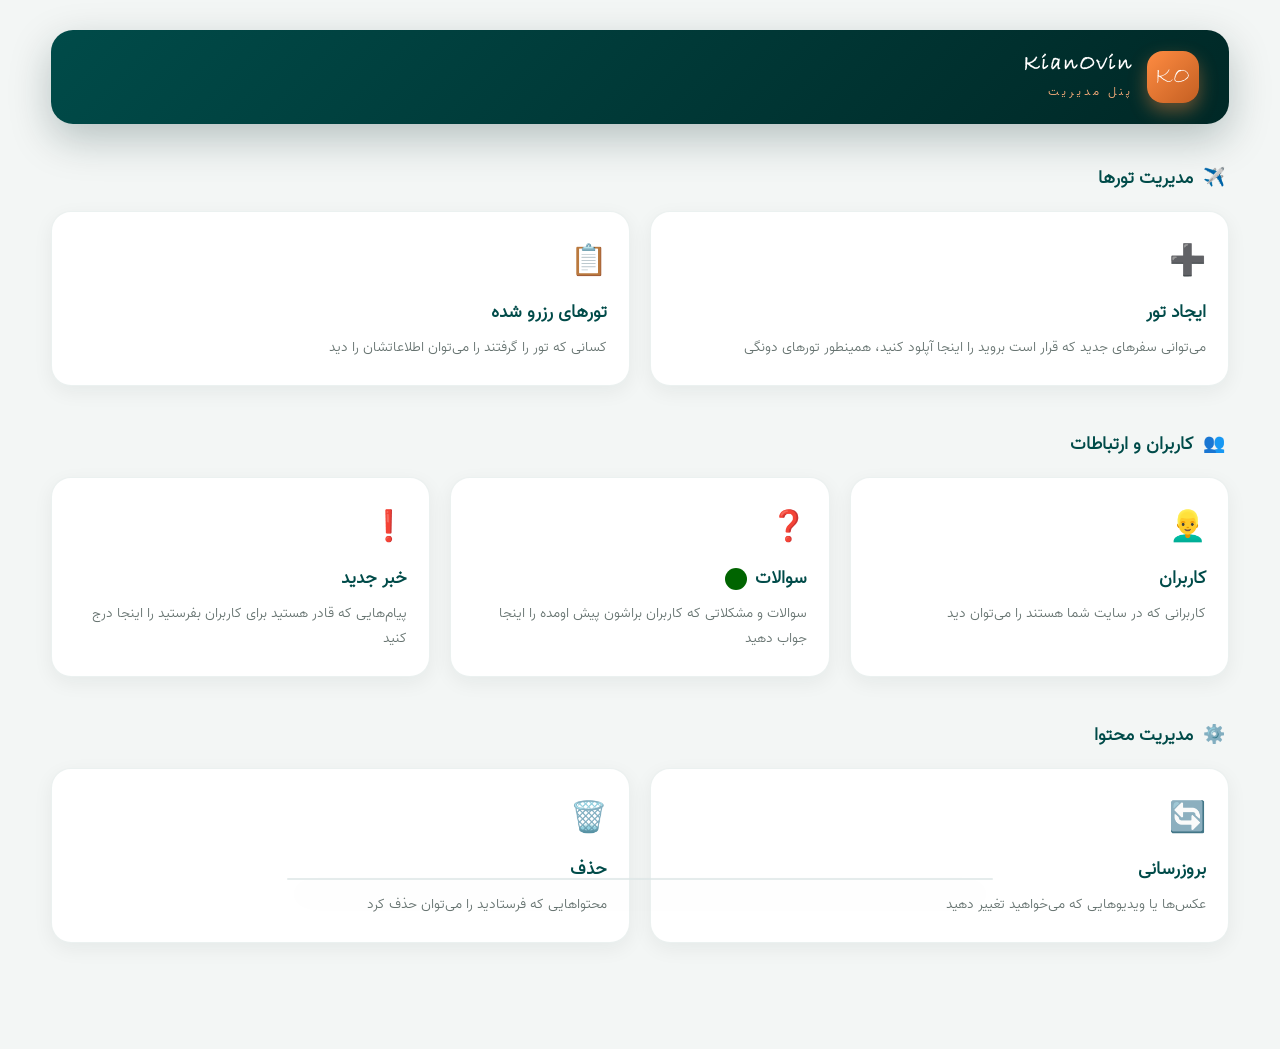
<file: manage/all_activity_manage/index.html>
<!DOCTYPE html>
<html lang="fa" dir="rtl">
<head>
    <meta charset="UTF-8">
    <meta name="viewport" content="width=device-width, initial-scale=1.0">
    <link rel="stylesheet" href="index.css">
    <title>مدیر</title>
</head>
<body>
    <div class="dash">

        <header class="dash-header">
            <div class="brand">
                <div class="brand-logo">KO</div>
                <div class="brand-text">
                    <h1>KianOvin</h1>
                    <span>پنل مدیریت</span>
                </div>
            </div>
        </header>

        <div class="all">

            <section class="dash-section">
                <h2 class="section-title"><span>✈️</span> مدیریت تورها</h2>
                <div class="tours">
                    <button id="create_tour" class="card">
                        <span class="card-icon">➕</span>
                        <span class="card-title">ایجاد تور</span>
                        <p>می‌توانی سفرهای جدید که قرار است بروید را اینجا آپلود کنید، همینطور تورهای دونگی</p>
                    </button>
                    <button class="card">
                        <span class="card-icon">📋</span>
                        <span class="card-title">تورهای رزرو شده</span>
                        <p>کسانی که تور را گرفتند را می‌توان اطلاعاتشان را دید</p>
                    </button>
                </div>
            </section>

            <section class="dash-section">
                <h2 class="section-title"><span>👥</span> کاربران و ارتباطات</h2>
                <div class="users">
                    <button id="users" class="card">
                        <span class="card-icon">👱‍♂️</span>
                        <span class="card-title">کاربران</span>
                        <p>کاربرانی که در سایت شما هستند را می‌توان دید</p>
                    </button>
                    <button id="question" class="card">
                        <span class="card-icon">❓</span>
                        <span class="card-title">سوالات <h5 id="number"></h5></span>
                        <p>سوالات و مشکلاتی که کاربران براشون پیش اومده را اینجا جواب دهید</p>
                    </button>
                    <button id="new_message" class="card">
                        <span class="card-icon">❗</span>
                        <span class="card-title">خبر جدید</span>
                        <p>پیام‌هایی که قادر هستید برای کاربران بفرستید را اینجا درج کنید</p>
                    </button>
                </div>
            </section>

            <section class="dash-section">
                <h2 class="section-title"><span>⚙️</span> مدیریت محتوا</h2>
                <div class="change">
                    <button id="update" class="card">
                        <span class="card-icon">🔄</span>
                        <span class="card-title">بروزرسانی</span>
                        <p>عکس‌ها یا ویدیوهایی که می‌خواهید تغییر دهید</p>
                    </button>
                    <button id="delete" class="card">
                        <span class="card-icon">🗑️</span>
                        <span class="card-title">حذف</span>
                        <p>محتواهایی که فرستادید را می‌توان حذف کرد</p>
                    </button>
                </div>
            </section>

            <div class="box_new_meessage" id="container_new_message">

            </div>

        </div>
    </div>
   
</body>
</html>
<script src="index.js"></script>
</file>
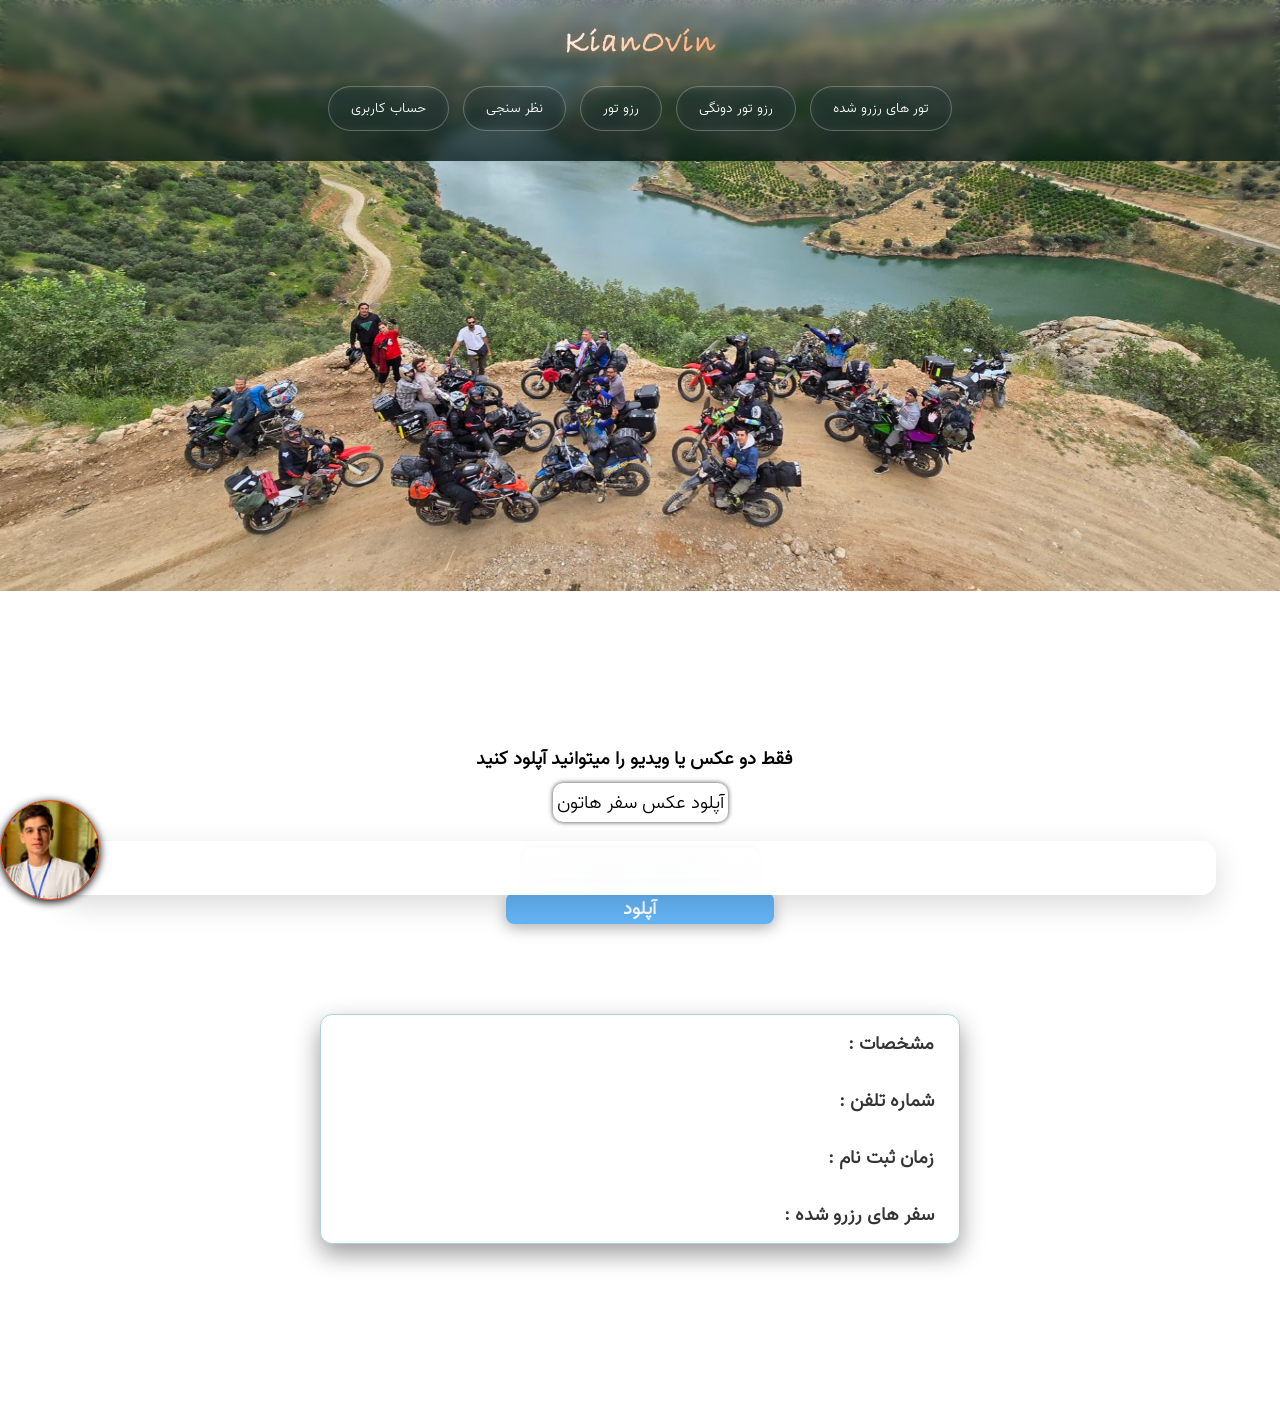
<file: Account_person/Account_person.html>
<!DOCTYPE html>
<html lang="en">
<head>
    <meta charset="UTF-8">
    <meta name="viewport" content="width=device-width, initial-scale=1.0">
    <link rel="stylesheet" href="Account_person.css">
    <link rel="stylesheet" href="https://cdn.jsdelivr.net/npm/swiper@11/swiper-bundle.min.css"/>
    <script src="https://cdn.jsdelivr.net/npm/swiper@11/swiper-bundle.min.js"></script>
    <title></title>
</head>
<body id="body">
    <div class="all">
        <div class="a_right">
             <div class="right">
                <div class="kianovin">
                    <h2>KianOvin</h2>
                </div>
                <div class="all_buttons">
                    <!-- <button>حساب کاربری</button>
                    <button>نظر سنجی </button> -->
                    <a href="#user">حساب کاربری </a>
                    <a href="#sugestions">نظر سنجی </a>
                   <!-- <button id="button_one">رزو تور</button>  -->
                    <a href="#container" >رزو تور</a>
                    <a href="#container_two">رزو تور دونگی </a>
                    <!-- <button>رزو تور دونگی </button>
                    <button>تور های رزرو شده </button> -->
                    <a href="">تور های رزرو شده </a>
                </div>
                </div>
             </div>
        </div>
        <div class="swiper" id="swiper">
            <div class="swiper-wrapper">
                 <div class="swiper-slide">
                    <div id="one"></div>
                 </div>
                 <div class="swiper-slide">
                    <div id="two"></div>
                 </div >
                 <div class="swiper-slide">
                    <div id="three" ></div>
                 </div>
            </div>
        </div>
    </div>
    <div class="container" id="container"></div>
    <div class="container" id="container_two"></div>
    <div class="container" id="sugestions">
        <div>
            <h5>فقط دو عکس یا ویدیو را میتوانید آپلود کنید </h5>
        </div>
        <div class="box_upload">
            <label for="upload_img">آپلود عکس سفر هاتون</label>
            <input type="file" id="upload_img" class="upload_img" multiple >
        </div>
        <div class="sugestions">
            <textarea name="" id="text" rows="1" placeholder="نظر خود را بنویسید "></textarea>
        </div>
        <div class="button_upload">
            <button class="upload" id="upload">آپلود</button>
        </div>
        <div class="box_message" id="box_message">

        </div>
     </div>
    <div class="container_user" id="user">
        <h5 class="info_user" id="info_user_name">مشخصات : </h5>
        <h5 class="info_user" id="info_user_number">شماره تلفن : </h5>
        <h5 class="info_user" id="info_user_regestration">زمان ثبت نام : </h5>
        <h5 class="info_user" id="info_user_rezerve">سفر های رزرو شده : </h5>
    </div>



  
    <button class="support" id="support">
    </button>
    <div class="box_support" id="box_support">
    </div>
  
</body>
</html>
<script src="Account_person.js"></script>
</file>
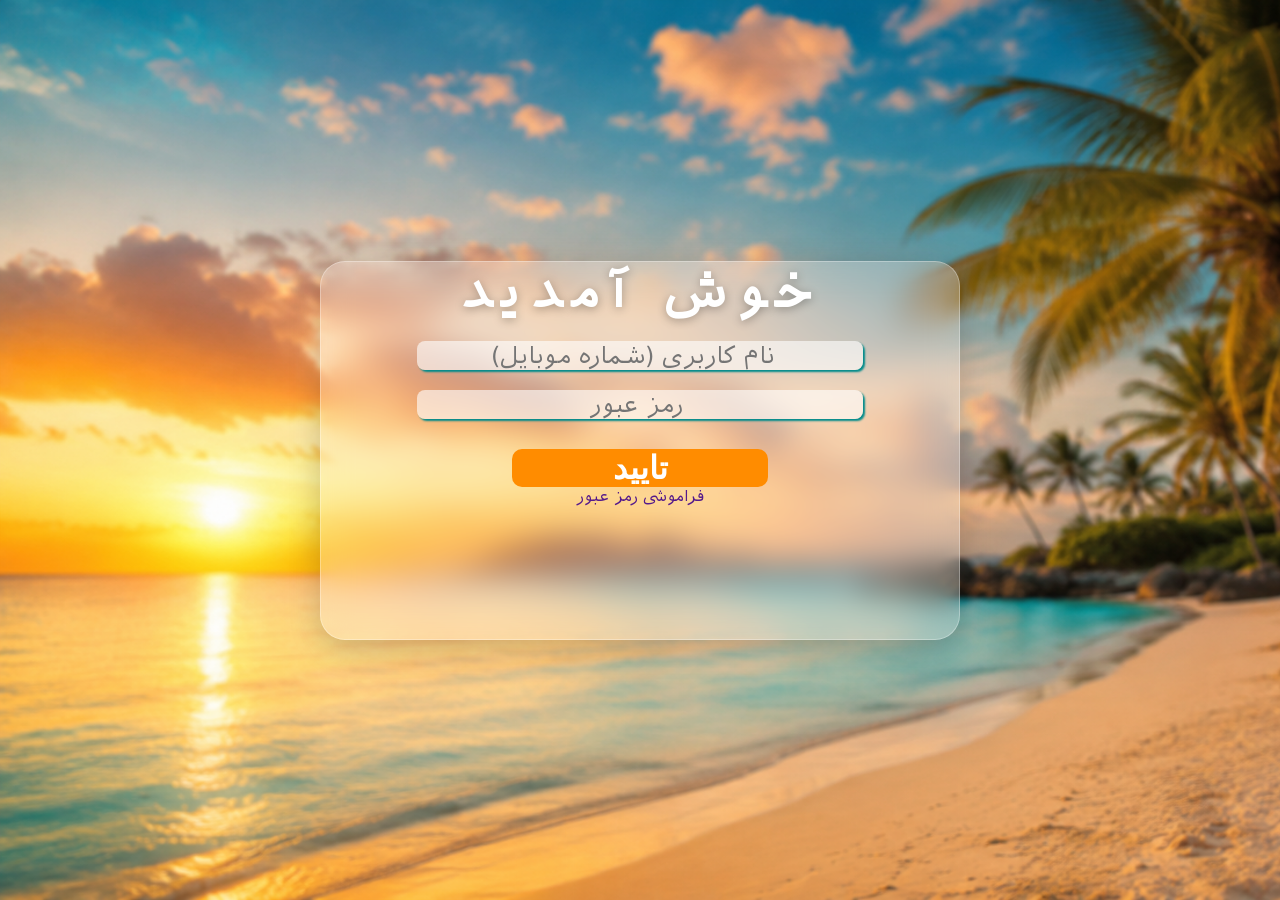
<file: come/come.html>
<!DOCTYPE html>
<html lang="en">
<head>
    <meta charset="UTF-8">
    <meta name="viewport" content="width=device-width, initial-scale=1.0">
    <link rel="stylesheet" href="come.css">
    <title>ورود به گردشگری کایکو </title>
</head>
<body>

    <form>
        <div class="welcom">
            <h1>خوش آمدید</h1>
        </div>
        
        
        <div class="input">
            <input id="name"  type="number" placeholder="نام کاربری (شماره موبایل)">
        </div>
        <div class="input">
            <input id="password" type="password" placeholder="رمز عبور ">
        </div>
        <div class="submit">
            <button id="submit">تایید</button>
        </div>
        <div class="forggot_pasword">
            <a href="" id="click_forggot_pasword">فراموشی رمز عبور </a>
        </div>
        <div id="error">
            <h3>نمی توانید وارد حساب خود شوید (به موارد زیر توجه کنید)</h3>
            <p>پس از ورود  ثبت نام خود را انجام دهید </p>
            <p>نام کابری شماره موبایل شما می شود </p>
            <p>رمز عبور تایید شده خود را به درستی وارد نمایید (حساس به حروف بزرگ و کوچک )</p>
        </div>
    </form>
    
  
    
</body>
</html>
<script src="come.js"></script>
</file>
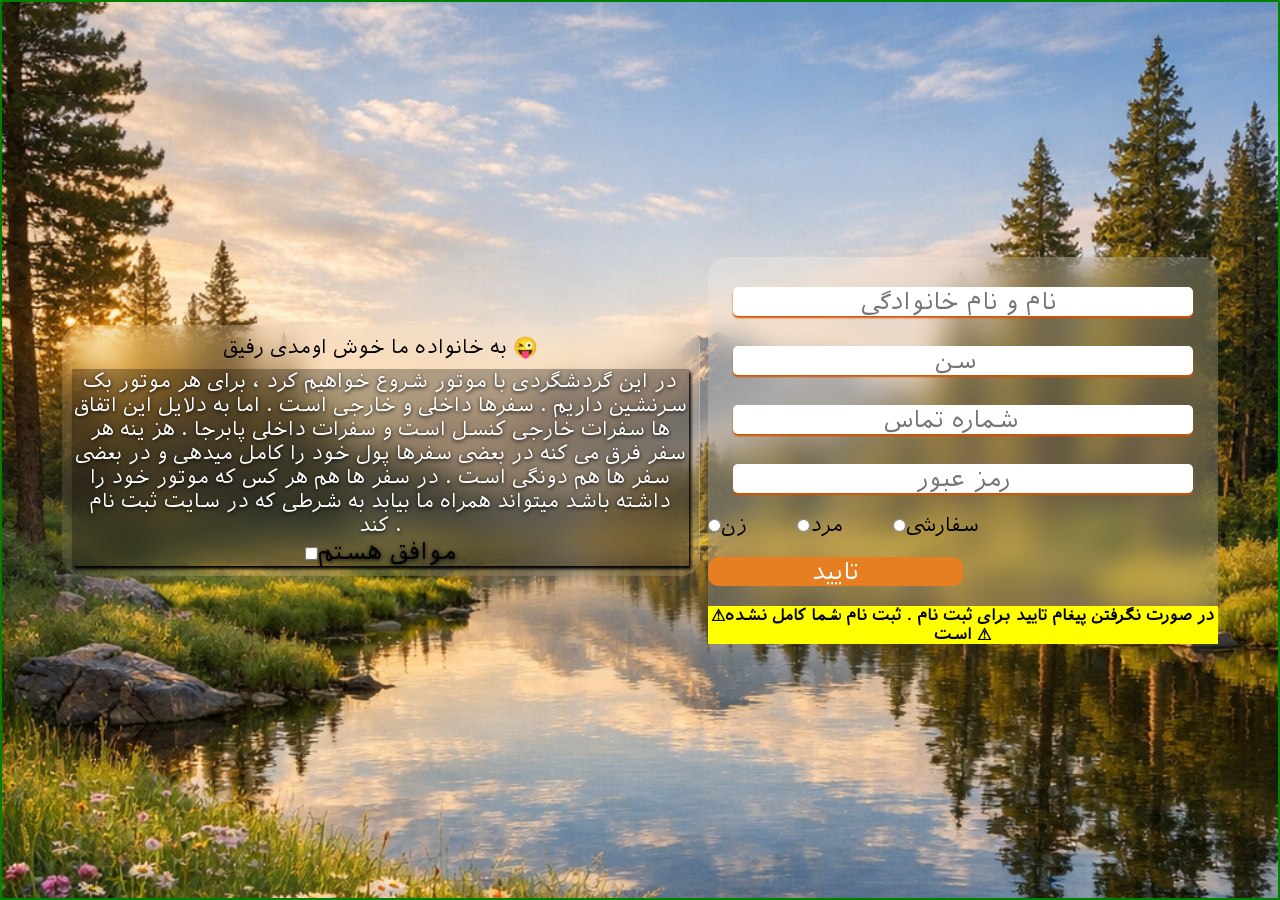
<file: login/login.html>
<!DOCTYPE html>
<html lang="en">
<head>
    <meta charset="UTF-8">
    <meta name="viewport" content="width=device-width, initial-scale=1.0">
    <title>ثبت نام  گردشگردی کایکو</title>
    <link rel="stylesheet" href="login.css">
</head>
<body>
    <form class="all">
        <div class="left">
           
            <p style="color: black;">به خانواده ما خوش اومدی رفیق 😜</p>
            <div class="box_permition" id="box_permition">
                <p>در این گردشگردی با موتور شروع خواهیم کرد ، برای هر موتور بک سرنشین داریم . سفرها داخلی و خارجی است . اما به دلایل این اتفاق ها سفرات خارجی کنسل است و سفرات داخلی پابرجا . هز ینه هر سفر فرق می کنه در بعضی سفرها پول خود را کامل میدهی و در بعضی سفر ها هم دونگی است . در سفر ها هم هر کس که موتور خود را داشته باشد میتواند همراه ما بیابد به شرطی که در سایت ثبت نام کند . 
                    
            <label class="accept" >
                <input type="checkbox" id="accept">موافق هستم
            </label>
            <div class="error" id="error"></div>
            </div>
           
        </div>
        <div class="login">
            <input type="text" id="name" class="input" placeholder="نام و نام خانوادگی ">
            <input type="number" id="age" class="input" placeholder="سن">
            <input type="number" id="number" class="input" placeholder="شماره تماس ">
            <input type="password" id="password" class="input" placeholder="رمز عبور">
            <div id="radio">
            <label >
                <input type="radio" value="زن" id="women" name="gender" class="radio">زن
            </label>
         
            <label>
                 <input type="radio" value="مرد" id="man" name="gender" class="radio">مرد
            </label>

             <label>
                <input type="radio" value="سفارشی"  name="gender" class="radio">سفارشی
            </label>
            </div>
            <div class="button">
                <button id="submit">تایید</button>
            </div>
            <div>
                <h4>⚠در صورت نگرفتن پیغام تایید برای ثبت نام . ثبت نام شما کامل نشده است ⚠</h4>
            </div>

           
           
        
        </div>

    </form>
   
   
    
    
</body>
</html>
<script src="login.js"></script>
</file>
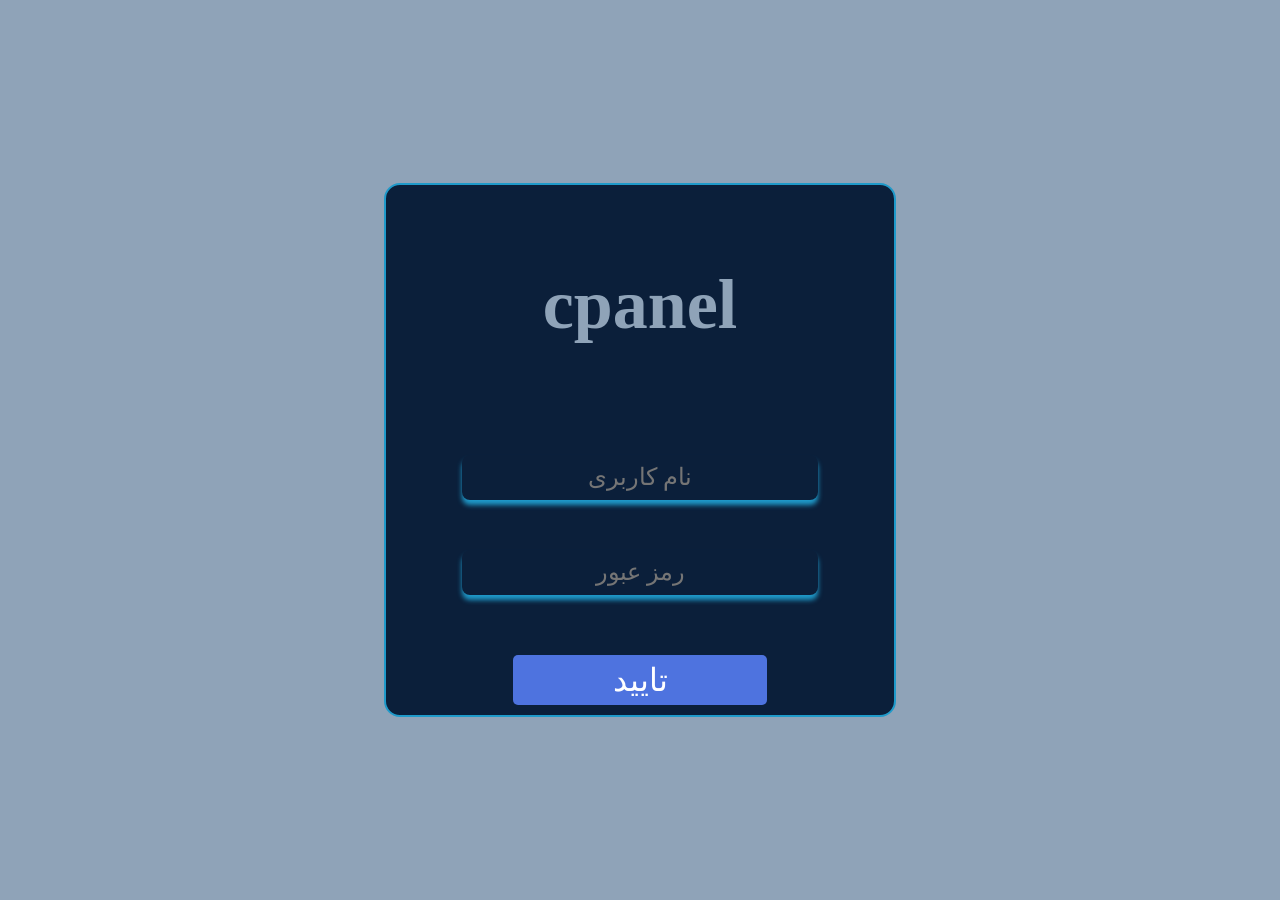
<file: manage/manage.html>
<!DOCTYPE html>
<html lang="en">
<head>
    <meta charset="UTF-8">
    <meta name="viewport" content="width=device-width, initial-scale=1.0">
    <link rel="stylesheet" href="manage.css">
    <title>ورود مدیر</title>
</head>
<body>
    <div class="all">
        <form action="">
            <h3 id="timi">

            </h3>
        <h1>
            cpanel
        </h1>
        <div>
            <input type="text" placeholder="نام کاربری" id="name" >
        </div>
        <div>
            <input type="password" placeholder="رمز عبور" id="password">
        </div>
        <div>
            <button id="submit">تایید</button>
        </div>
    </form>

    </div>
    </div>
    
</body>
</html>
<script src="manage.js"></script>
</file>
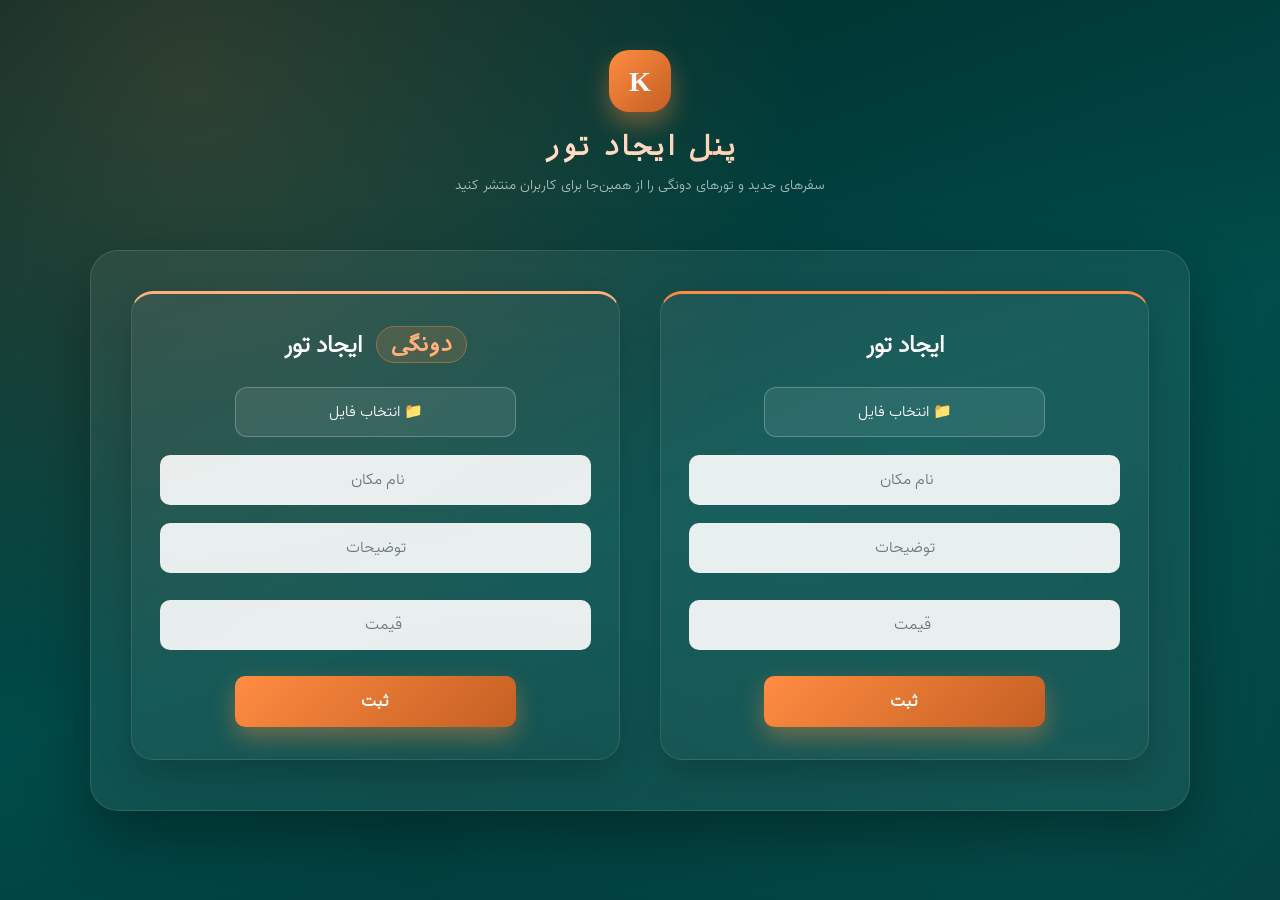
<file: manage/all_activity_manage/create_tour/create_tour.html>
<!DOCTYPE html>
<html lang="fa" dir="rtl">
<head>
    <meta charset="UTF-8">
    <meta name="viewport" content="width=device-width, initial-scale=1.0">
    <title>ایجاد تور</title>
    <link rel="stylesheet" href="create_tour.css">
</head>
<body>
    <div class="page-header">
        <div class="brand-logo">K</div>
        <h1>پنل ایجاد تور</h1>
        <p>سفرهای جدید و تورهای دونگی را از همین‌جا برای کاربران منتشر کنید</p>
    </div>
    <div class="all">
        <form class="tour" id="tour">
            <div class="tour-inner">
                <div class="tour-heading">
                    <h4>ایجاد تور</h4>
                </div>
                <div class="label">
                    <label for="file" id="label">📁 انتخاب فایل</label>
                    <input type="file" id="file" multiple >
                </div>
                <div>
                    <input type="text" placeholder="نام مکان " id="name_place">
                </div>
                <div>
                    <textarea name="" rows="1" id="expresion" placeholder="توضیحات"></textarea>
                </div>
                <div>
                    <input type="number" id="price"  placeholder="قیمت">
                </div>
                <div>
                    <button id="submit_one" >ثبت</button>
                </div>

            </div>
        </form>
        <form class="tour tour-shared" >
            <div class="tour-inner">
                <div class="tour-heading">
                    <h3>دونگی</h3>
                    <h4>ایجاد تور</h4>
                </div>
                <div class="label">
                    <label for="file_two">📁 انتخاب فایل</label>
                    <input type="file" id="file_two" multiple>
                </div>
                <div>
                    <input type="text" placeholder="نام مکان " id="name_place_two">
                </div>
                <div>
                    <textarea name="" rows="1" id="expresion_two" placeholder="توضیحات"></textarea>
                </div>
                <div>
                    <input type="number"  id="price_two" placeholder="قیمت">
                </div>
                <div>
                    <button id="submit_two">ثبت</button>
                </div>

            </div>


        </form>

    </div>
</body>
</html>
<script src="create_tour.js"></script>
</file>
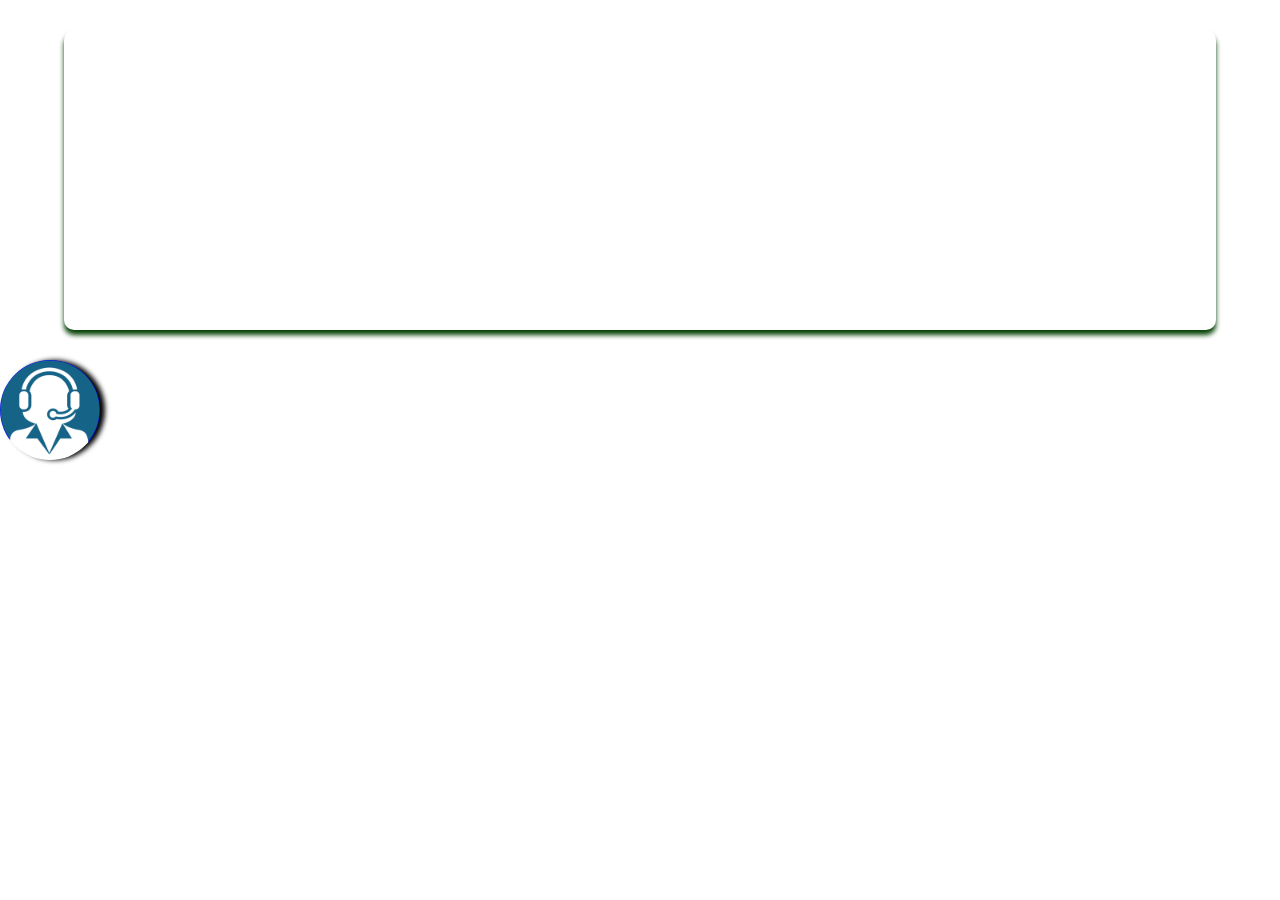
<file: manage/all_activity_manage/qestiosn/qestiosn.html>
<!DOCTYPE html>
<html lang="en">
<head>
    <meta charset="UTF-8">
    <meta name="viewport" content="width=device-width, initial-scale=1.0">
    <link rel="stylesheet" href="qestiosn.css">
    <title></title>
</head>
<body>
    <div class="box_qestiosn" id="box_qestiosn">
    </div>
   <button class="answer" id="answer">
   </button>
   <div class="box_answer" id="box_answer"> 
   </div>
    
</body>
</html>
<script src="qestiosn.js"></script>
</file>
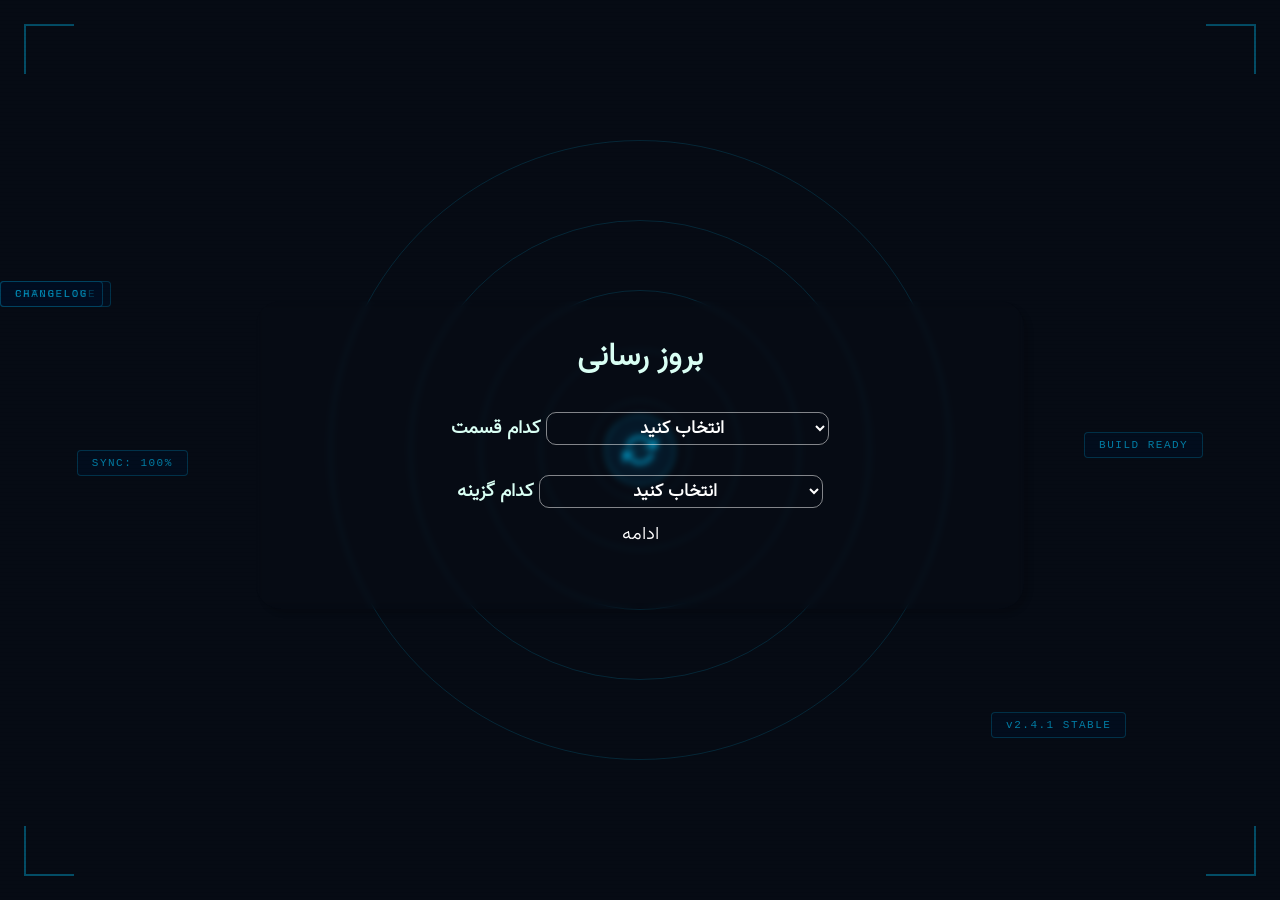
<file: manage/all_activity_manage/update/update.html>
<!DOCTYPE html> <html lang="fa"> <head> <meta charset="UTF-8"> <meta name="viewport" content="width=device-width, initial-scale=1.0"> <title>Update Background</title> <style> * { margin: 0; padding: 0; box-sizing: border-box; } body { width: 100vw; height: 100vh; overflow: hidden; background: #060b14; font-family: 'Segoe UI', sans-serif; } canvas { position: fixed; top: 0; left: 0; width: 100%; height: 100%; } /* SVG overlay elements */ .overlay { position: fixed; top: 0; left: 0; width: 100%; height: 100%; pointer-events: none; } /* Center ring pulse */ .ring-container { position: fixed; top: 50%; left: 50%; transform: translate(-50%, -50%); pointer-events: none; } .ring { position: absolute; border-radius: 50%; border: 1px solid rgba(0, 200, 255, 0.15); top: 50%; left: 50%; transform: translate(-50%, -50%); animation: pulse 4s ease-out infinite; } .ring:nth-child(1) { width: 100px; height: 100px; animation-delay: 0s; } .ring:nth-child(2) { width: 200px; height: 200px; animation-delay: 0.8s; } .ring:nth-child(3) { width: 320px; height: 320px; animation-delay: 1.6s; } .ring:nth-child(4) { width: 460px; height: 460px; animation-delay: 2.4s; } .ring:nth-child(5) { width: 620px; height: 620px; animation-delay: 3.2s; } @keyframes pulse { 0% { opacity: 0; transform: translate(-50%, -50%) scale(0.6); } 20% { opacity: 1; } 100% { opacity: 0; transform: translate(-50%, -50%) scale(1.1); } } /* Center icon */ .center-icon { position: fixed; top: 50%; left: 50%; transform: translate(-50%, -50%); width: 70px; height: 70px; border-radius: 50%; background: radial-gradient(circle, rgba(0,180,255,0.15) 0%, rgba(0,80,180,0.05) 100%); border: 1.5px solid rgba(0,200,255,0.5); display: flex; align-items: center; justify-content: center; pointer-events: none; } .center-icon svg { width: 34px; height: 34px; opacity: 0.85; animation: spin 6s linear infinite; } @keyframes spin { from { transform: rotate(0deg); } to { transform: rotate(360deg); } } /* Floating data badges */ .badge { position: fixed; padding: 6px 14px; border: 1px solid rgba(0,200,255,0.2); border-radius: 4px; background: rgba(0,15,35,0.6); color: rgba(0,200,255,0.6); font-size: 11px; letter-spacing: 1.5px; font-family: 'Courier New', monospace; animation: floatBadge 8s ease-in-out infinite; pointer-events: none; } .badge:nth-child(1) { top: 18%; left: 12%; animation-delay: 0s; } .badge:nth-child(2) { top: 22%; right: 14%; animation-delay: 1.5s; } .badge:nth-child(3) { bottom: 20%; left: 10%; animation-delay: 3s; } .badge:nth-child(4) { bottom: 18%; right: 12%; animation-delay: 4.5s; } .badge:nth-child(5) { top: 50%; left: 6%; animation-delay: 2s; } .badge:nth-child(6) { top: 48%; right: 6%; animation-delay: 3.5s; } @keyframes floatBadge { 0%, 100% { opacity: 0.4; transform: translateY(0); } 50% { opacity: 0.85; transform: translateY(-8px); } } /* Corner brackets */ .corner { position: fixed; width: 50px; height: 50px; border-color: rgba(0,200,255,0.35); border-style: solid; pointer-events: none; } .corner-tl { top: 24px; left: 24px; border-width: 2px 0 0 2px; } .corner-tr { top: 24px; right: 24px; border-width: 2px 2px 0 0; } .corner-bl { bottom: 24px; left: 24px; border-width: 0 0 2px 2px; } .corner-br { bottom: 24px; right: 24px; border-width: 0 2px 2px 0; } /* Scanline subtle effect */ .scanline { position: fixed; top: 0; left: 0; width: 100%; height: 100%; background: repeating-linear-gradient( 0deg, transparent, transparent 3px, rgba(0, 0, 0, 0.04) 3px, rgba(0, 0, 0, 0.04) 4px ); pointer-events: none; } </style> </head> <body> <canvas id="bg"></canvas> <!-- Pulse rings --> <div class="ring-container"> <div class="ring"></div> <div class="ring"></div> <div class="ring"></div> <div class="ring"></div> <div class="ring"></div> </div> <!-- Center update icon --> <div class="center-icon"> <svg viewBox="0 0 24 24" fill="none" stroke="#00c8ff" stroke-width="1.8" stroke-linecap="round" stroke-linejoin="round"> <polyline points="23 4 23 10 17 10"/> <polyline points="1 20 1 14 7 14"/> <path d="M3.51 9a9 9 0 0 1 14.85-3.36L23 10M1 14l4.64 4.36A9 9 0 0 0 20.49 15"/> </svg> </div>
<!-- Floating badges --> <div class="badge">v2.4.1 STABLE</div> <div class="badge">SYNC: 100%</div> <div class="badge">BUILD READY</div> <div class="badge">DEPLOY OK</div> <div class="badge">PATCH LIVE</div> <div class="badge">CHANGELOG</div> <!-- Corner brackets --> <div class="corner corner-tl"></div> <div class="corner corner-tr"></div> <div class="corner corner-bl"></div> <div class="corner corner-br"></div> <!-- Scanlines --> <div class="scanline"></div> <script> const canvas = document.getElementById('bg'); const ctx = canvas.getContext('2d'); let W, H, nodes = [], particles = []; function resize() { W = canvas.width = window.innerWidth; H = canvas.height = window.innerHeight; } resize(); window.addEventListener('resize', () => { resize(); init(); }); // ── Node network ── function init() { nodes = []; const count = Math.floor((W * H) / 18000); for (let i = 0; i < count; i++) { nodes.push({ x: Math.random() * W, y: Math.random() * H, vx: (Math.random() - 0.5) * 0.25, vy: (Math.random() - 0.5) * 0.25, r: Math.random() * 1.5 + 0.5, alpha: Math.random() * 0.5 + 0.3 }); } } init(); // ── Streaming data particles ── function spawnParticle() { const side = Math.floor(Math.random() * 4); let x, y, vx, vy; if (side === 0) { x = Math.random()*W; y = -5; vx = (Math.random()-0.5)*0.5; vy = Math.random()*0.8+0.3; } if (side === 1) { x = W+5; y = Math.random()*H; vx = -(Math.random()*0.8+0.3); vy = (Math.random()-0.5)*0.5; } if (side === 2) { x = Math.random()*W; y = H+5; vx = (Math.random()-0.5)*0.5; vy = -(Math.random()*0.8+0.3); } if (side === 3) { x = -5; y = Math.random()*H; vx = Math.random()*0.8+0.3; vy = (Math.random()-0.5)*0.5; } particles.push({ x, y, vx, vy, life: 1, size: Math.random()*2+1 }); } setInterval(spawnParticle, 120); function draw() { ctx.clearRect(0, 0, W, H); // Deep space bg const bg = ctx.createRadialGradient(W/2, H/2, 0, W/2, H/2, Math.max(W,H)*0.75); bg.addColorStop(0, 'rgba(5,18,40,1)'); bg.addColorStop(0.5, 'rgba(4,12,28,1)'); bg.addColorStop(1, 'rgba(3,7,16,1)'); ctx.fillStyle = bg; ctx.fillRect(0, 0, W, H); // Move nodes nodes.forEach(n => { n.x += n.vx; n.y += n.vy; if (n.x < 0  n.x > W) n.vx *= -1; if (n.y < 0  n.y > H) n.vy *= -1; }); // Draw edges const DIST = 130; for (let i = 0; i < nodes.length; i++) { for (let j = i+1; j < nodes.length; j++) { const dx = nodes[i].x - nodes[j].x; const dy = nodes[i].y - nodes[j].y; const d = Math.sqrt(dx*dx + dy*dy); if (d < DIST) { const a = (1 - d/DIST) * 0.12; ctx.beginPath(); ctx.moveTo(nodes[i].x, nodes[i].y); ctx.lineTo(nodes[j].x, nodes[j].y); ctx.strokeStyle = rgba(0,160,240,${a}); ctx.lineWidth = 0.6; ctx.stroke(); } } } // Draw nodes nodes.forEach(n => { ctx.beginPath(); ctx.arc(n.x, n.y, n.r, 0, Math.PI*2); ctx.fillStyle = rgba(0,200,255,${n.alpha}); ctx.fill(); }); // Draw particles particles = particles.filter(p => p.life > 0); particles.forEach(p => { p.x += p.vx; p.y += p.vy; p.life -= 0.005; ctx.beginPath(); ctx.arc(p.x, p.y, p.size, 0, Math.PI*2); ctx.fillStyle = rgba(0,220,255,${p.life * 0.6}); ctx.fill(); }); requestAnimationFrame(draw); } draw(); </script> </body> </html>

<!------------------------------------------------------------------------------------------------------->


<!DOCTYPE html>
<html lang="en">
<head>
    <meta charset="UTF-8">
    <meta name="viewport" content="width=device-width, initial-scale=1.0">
    <link rel="stylesheet" href="update.css">
    <title></title>
</head>
<body>
  
      <form class="tour" id="tour">
            <div>
                <div>
                    <h4>بروز رسانی </h4>
                </div>
                <div>
                    <label for="witch_part">کدام قسمت </label>
                    <select id="witch_part" >
                        <option value="" disabled selected>انتخاب کنید</option>
                        <option value="tour" id="one" >تور</option>
                        <option value="dongi" >دونگی</option>
                      
                    </select>
                </div>
                <div>
                    <label for="witch_number" >کدام گزینه  </label>
                    <select id="witch_number" >
                        <option value="" disabled selected>انتخاب کنید</option>
                      
                    </select>
                   
                </div>
                <div>
                    <button class="forward" id="forward">ادامه </button>
                </div>
                <div class="container" id="container"></div>
                <div class="container_two" id="container_two"></div>
                <div class="content_image" id="content_image">
                    <h5>جهت عوض کردن عکس با کلیک روی دکمه زیر عکس جدید را انتخاب کنید ، سپس در باکس پایین عکس قدیمی انتخاب شده </h5>
                    <label for="choice_file" class="label_choice_file">انتخاب عکس جدید </label>
                    <input type="file" id="choice_file" class="choice_file" >
                    <div>
                        <input type="number" placeholder="عدد عکس مورد نظر " id="number_image" class="number_image">
                    </div>
                </div>
                <div class="all_button" id="all_button">
                    <div>
                        <button class="two_button" id="submit">ثبت تغییرات </button>
                    </div>
                    
                    
                </div>
            </div>
            
    
</body>
</html>
<script src="update.js"></script>
</file>
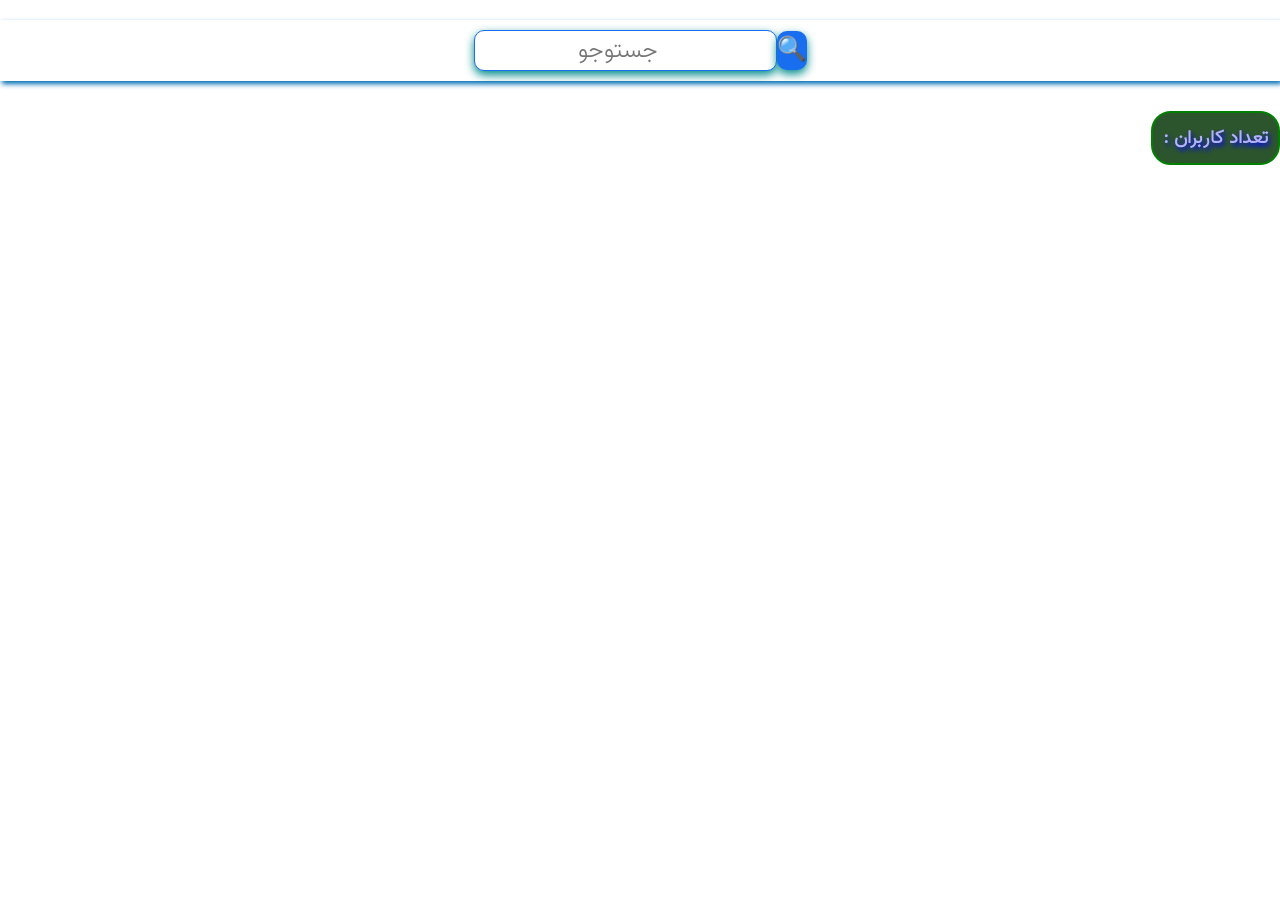
<file: manage/all_activity_manage/users/users.html>
<!DOCTYPE html>
<html lang="en">
<head>
    <meta charset="UTF-8">
    <meta name="viewport" content="width=device-width, initial-scale=1.0">
    <link rel="stylesheet" href="users.css">
    <title></title>
</head>
<body>
    <div class="box_search">
        <div class="search">
            <input type="number" placeholder="جستوجو" id="search"><button id="submit">🔍</button>
        </div>
        <div class="container_one" id="container_one">
        </div>

    </div>
    <div class="population">
        <h3 id="population">تعداد کاربران : </h3>
    </div>
    <div class="container_two" id="container_two">

    </div>
    
</body>
</html>
<script src="users.js"></script>
</file>
<file: manage/all_activity_manage/index.css>
*{
    margin: 0;
    padding: 0;
    box-sizing: border-box;
}
@font-face{
    font-family: 'vahid';
    src: url(../../font/Vazir-Light.ttf);
}
@font-face{
    font-family: 'vazir';
    src: url(../../font/Vazir-Light.ttf);
}
@font-face{
    font-family: 'brad';
    src: url(../../font/BRADHITC.TTF);
}

:root{
    --deep-teal: #002826;
    --teal: #004B49;
    --teal-light: #0a6b68;
    --accent: #FF8C42;
    --accent-soft: #FFB07C;
    --bg: #f3f6f5;
    --card: #ffffff;
    --ink: #1e2624;
}

html{
    scroll-behavior: smooth;
}
body{
    background-color: var(--bg);
    color: var(--ink);
    font-family: 'vazir';
    min-height: 100vh;
}

.dash{
    width: 92%;
    max-width: 1200px;
    margin: 0 auto;
    padding: 30px 0 60px;
}


.dash-header{
    display: flex;
    align-items: center;
    justify-content: space-between;
    background: linear-gradient(135deg, var(--teal) 0%, var(--deep-teal) 100%);
    border-radius: 22px;
    padding: 20px 30px;
    box-shadow: 0 15px 40px rgba(0,40,38,0.25);
    margin-bottom: 40px;
}
.brand{
    display: flex;
    align-items: center;
    gap: 14px;
}
.brand-logo{
    width: 52px;
    height: 52px;
    border-radius: 16px;
    background: linear-gradient(135deg, var(--accent), #c45f22);
    display: flex;
    align-items: center;
    justify-content: center;
    font-family: 'brad';
    font-size: 24px;
    color: #fff;
    box-shadow: 0 8px 18px rgba(255,140,66,0.4);
}
.brand-text h1{
    font-family: 'brad';
    color: #fff;
    font-size: 22px;
    letter-spacing: 2px;
}
.brand-text span{
    font-size: 12px;
    color: var(--accent-soft);
    letter-spacing: 3px;
}
.admin-tag{
    display: flex;
    align-items: center;
    gap: 8px;
    color: #fff;
    font-size: 13px;
    background: rgba(255,255,255,0.08);
    padding: 8px 16px;
    border-radius: 100px;
    border: 1px solid rgba(255,255,255,0.15);
}
.dot{
    width: 8px;
    height: 8px;
    border-radius: 50%;
    background: #3ddc84;
    box-shadow: 0 0 8px #3ddc84;
}
@media(max-width:520px){
    .dash-header{
        flex-direction: column;
        gap: 16px;
        padding: 20px;
        text-align: center;
    }
}


.dash-section{
    margin-bottom: 44px;
}
.section-title{
    font-size: 18px;
    font-weight: 700;
    color: var(--teal);
    margin-bottom: 18px;
    display: flex;
    align-items: center;
    gap: 10px;
    padding-right: 4px;
}

.tours,.users,.change{
    display: grid;
    grid-template-columns: repeat(auto-fit, minmax(240px, 1fr));
    gap: 20px;
    width: 100%;
}


button.card{
    cursor: pointer;
    background: var(--card);
    border: 1px solid rgba(0,75,73,0.08);
    border-radius: 20px;
    padding: 26px 22px;
    text-align: right;
    box-shadow: 0 6px 20px rgba(0,40,38,0.06);
    transition: 0.3s ease;
    display: flex;
    flex-direction: column;
    align-items: flex-start;
    gap: 8px;
    font-family: 'vazir';
    color: var(--ink);
    position: relative;
    overflow: hidden;
}
button.card::before{
    content: "";
    position: absolute;
    top: 0;
    right: 0;
    width: 5px;
    height: 100%;
    background: var(--accent);
    opacity: 0;
    transition: 0.3s ease;
}
button.card:hover{
    transform: translateY(-6px);
    box-shadow: 0 20px 40px rgba(0,40,38,0.15);
    border-color: rgba(255,140,66,0.3);
}
button.card:hover::before{
    opacity: 1;
}
button.card:active{
    outline: none;
    transform: translateY(-2px);
}
.card-icon{
    font-size: 30px;
    margin-bottom: 4px;
}
.card-title{
    font-size: 18px;
    font-weight: 700;
    color: var(--teal);
    display: flex;
    align-items: center;
    gap: 8px;
}
button.card p{
    font-size: 13.5px;
    font-weight: 400;
    color: #667370;
    line-height: 1.8;
    text-align: right;
}

#number{
    display: inline-flex;
    align-items: center;
    justify-content: center;
    min-width: 22px;
    height: 22px;
    padding: 0 6px;
    border-radius: 100%;
    background: darkgreen;
    color: #b9b9b9;
    font-size: 12px;
    box-shadow: none;
}

@media(max-width:530px){
    .card-title{
        font-size: 16px;
    }
    button.card{
        padding: 20px 18px;
    }
}

.box_new_meessage{
    position: sticky;
    bottom: 20px;
    width: 60%;
    margin: 40px auto 0;
    background: rgba(255,255,255,0.7);
    backdrop-filter: blur(14px);
    -webkit-backdrop-filter: blur(14px);
    border-radius: 18px;
    border: 1px solid rgba(0,75,73,0.1);
    box-shadow: 0 15px 35px rgba(0,40,38,0.12);
}
.box_close{
    width: 10%;
    height: fit-content;
    margin-left: auto;
    padding: 10px;
    box-shadow: none;
    border: none;
    background: none;
}
#close{
    font-size: small;
    box-shadow: none;
    border: none;
    background: none;
}
.id{
    width: 100%;
    text-align: center;
    align-items: center;
    justify-content: center;
    margin-top: 30px;
}
.input{
    text-align: center;
    background-color: transparent;
    border: 2px solid rgba(0,75,73,0.25);
    font-family: 'vazir';
    border-radius: 10px;
    font-size: x-large;
    box-shadow: none;
    flex-wrap: wrap;
    color: var(--ink);
}
.input:focus{
    outline: none;
    border-color: var(--accent);
}
.submit{
    align-items: center;
    justify-content: center;
    text-align: center;
    margin-top: 10px;
}
#submit{
    background: linear-gradient(135deg, var(--teal), var(--deep-teal));
    margin-left: auto;
    color: #fff;
    border-radius: 10px;
    padding: 10px 24px;
    border: none;
    cursor: pointer;
    font-family: 'vazir';
    font-size: large;
    transition: 0.3s;
}
#submit:hover{
    background: linear-gradient(135deg, var(--accent), #c45f22);
    transform: translateY(-3px);
}
@media(max-width:680px){
    .box_new_meessage{
        width: 88%;
    }
}
textarea{
    resize: none;
}
.guid{
    text-align: center;
    width: 50%;
    margin-left: auto;
    margin-right: auto;
}
h4{
    font-family: 'vazir';
    font-size: larger;
    font-weight: bolder;
    color: var(--teal);
}
select{
    background: #0a6b68;
    margin-top: 30px;
    border: none;
    width: 40%;
    border-radius: 10px;
    text-align: center;
    font-family: 'vazir';
    font-weight: bold;
    font-size: large;
    cursor: pointer;
    color: white;
    border: 1px solid rgba(255, 255, 255, 0.5);
    backdrop-filter: blur(15px);
}
option{
    border-radius: 10px;
    color: #ffffff;
    background-color: #292929;
    border: none;
}
select:focus{
    outline: none;
}
</file>
<file: Account_person/Account_person.css>
*{
    margin: 0;
    padding: 0;
    box-sizing: border-box;
}
html{
    scroll-behavior: smooth;
     
}
.all{
    width: 100%;
    
}
.swiper{
    aspect-ratio: 4/2;
}

.swiper-slide{
    position: relative;
}
.a_right{
    align-items: center;
    justify-items: center;
}
@font-face{
    font-family: 'iran';
    src: url(../font/irsans_P30Day.com.ttf);
}
@font-face{
    font-family: 'bar';
    src: url(../font/BRADHITC.TTF);
}
@font-face{
    font-family: 'vazir';
    src: url(../font/Vazir-Light.ttf);
}
.right{
    width: 100%;
    height: fit-content;
    position: absolute;
    z-index: 2;
    background:rgba(0, 0, 0,0.5);
    
    font-family: 'iran';
    color: white;
    text-shadow: 0 0px 4px red;
    border-radius: 5px ;
}
#one{
    margin-left: auto;
    margin-right: auto;
    width: 100%;
    height: 100vh;
    background-image: url(../index/pic/1.jpg);
    background-size: contain;
    background-repeat: no-repeat;
    
   
}
#two{
    margin-left: auto;
    margin-right: auto;
    width: 100%;
    height: 100vh;
    background-image: url(../index/pic/photo-1667862224967-a25abfb769a1-1024x512.jpg);
    background-size: contain;
    background-repeat: no-repeat;
}
#three{
    margin-left: auto;
    margin-right: auto;
    width: 100%;
    height: 100vh;
    background-image: url(../index/pic/ahsur6vrcimk.jpg);
    background-size: contain;
    background-repeat: no-repeat;
}

button{
    font-family: 'vazir';
    width: 15%;
    background-color: #ff5722;
    border: none;
    color: white;
    border-radius: 8px;
    font-weight: bolder;
   font-size: 15px;
    margin-top: 10px;
    cursor: pointer;
    box-shadow:0 4px 15px rgba(0, 0, 0,0.3);
    margin-bottom: 10px;
    transition: 0.3s;
}
button:hover{
    background-color: #d35400;
    transform: translateY(-4px);
}


.container{
    text-align: center;
    width: 90%;
    box-shadow: 2px 3px 5px #d35400;
    height: 100%;
    margin-left: auto;
    margin-right: auto;
    flex-wrap: wrap;
    margin-top: 90px;
    height: 100%;
}
.all_buttons{
   
    display: flex;
    flex-wrap: wrap;
    gap: 20px;
    align-items: center;
    justify-content: center;
}
h3{
    padding: 15px;
    display: inline;
}
.kianovin{
    width: 30%;
   
    align-items: center;
    justify-content: center;
    
    margin-right: auto;
    margin-left: auto;
}
h2{
   font-family: 'bar';
    display: inline;
    margin-left: 50%;
    font-size: xx-large;
    text-shadow: 0 3px 10px blue;
    
}
@media(max-width:459px){
    .all_buttons{
        gap: 5px;
    }
    h2{
        font-size: large;
    }
    button{
        width: 20%;
    }

}
.support{
    position: sticky;
    bottom: 0;
    z-index: 2;
    max-width: 100px;
    height: 100px;
    border-radius: 100%;
    background-image: url(../index/pic/-2147483648_-210867.jpg);
    background-position: center;
    background-size: contain;
    background-repeat: no-repeat;
    box-shadow: 0 2px 8px black;
    border: 1px solid  #ff5722 ;
}

.box_support{
  
    width: 90%;
    border: none;
    border-radius: 15px;
    background-color: rgba(255, 255, 255,0.9);
    backdrop-filter: blur(15px);
    box-shadow: 0 10px 30px rgba(0, 0, 0,0.15);
    margin-left: auto;
    margin-right: auto;
    position: sticky;
    bottom: 5px;
    text-align: center;
    flex-wrap: wrap;
    border: 2px solid rgba(255, 255, 255,0.3);
    padding: 25px;


}
.one,.two{
    width: 60%;
    font-family: 'vazir';
    padding: 12px 15px ;
    font-family: 'vazir';
    font-size: 14px;
    border-radius: 8px;
   
    margin-top: 40px;
    margin-bottom: 15px;
    border: none;
    border: 1px solid #8a8989;
    text-align: center;
    transition: 0.3s;
    background-color: #fafafa;
}
.two:focus{
    outline: none;
    border: 2px solid #007bff;
    box-shadow: 0 0 5px rgba(0, 123, 255,0.2);
}
.one:focus{
    outline: none;
    border: 2px solid #007bff;
    box-shadow: 0 0 5px rgba(0, 123, 255,0.2);
}
.ersal{
    width: 40%;
    font-family: 'vazir';
    font-size: x-large;
    background-color: #007bff;
    color: white;
    border-radius: 8px;
    font-weight: bold;
}
.ersal:hover{
    background-color: #0056b3;
}
@media(max-width:500px){
    .one,.two{
        width: 80%;
    }
}
.box_close{
    width: fit-content;
    margin-left: auto;
}
.close{
    background: none;
    padding: 30px;
    box-shadow: none;
}
.close:hover{
    background: none;
}
.check{
    font-family: 'vazir';
    font-weight: bold;
    
}
.cheeck{
    cursor: pointer;

}
a{
    text-decoration: none;
    font-family: 'vazir';
    font-size: 18px;
    background-color: rgb(255, 152, 55);
    border-radius: 5px;
    transition: 0.3s;
}
textarea{
    resize: none;
}
a:hover{
    background-color: #d35400;
    transform: translateY(-5px);
    box-shadow: 3px 2px 2px  rgb(255, 152, 55);
}
.img{
    width: 100%;
    height: 300px;
    padding: 40px;
}
.image_tourist{
    width: fit-content;
    margin-left: auto;
    margin-right: auto;
    background-position: center;
    background-size: contain;
    background-repeat: no-repeat;
    
}
.info{
    border-radius: 16px;
    width: 50%;
    height: fit-content;
    margin-top: auto;
    padding: 10px;
    direction: rtl;
    margin-left: auto;
    background-color: white;
    box-shadow: 0 10px 25px rgba(0, 0, 0,0.5);
    margin: 30px auto;
    border: 1px solid #edf2f7;
    transition: 0.3s;
    flex-wrap: wrap;
   

}
.info:hover{
    transform: translateY(-5px);
    box-shadow: 0 15px 35px rgba(0, 0, 0,0.3);
}
h4,h3{
    width: fit-content;
    height: fit-content;
    font-family: 'vazir';
    font-size: larger;
    font-weight: 700;
}
h3{
    color: #0056b3;
    font-weight: 900;
    font-size: 25px;

}
.rezev{
    width: 100%;
    background-color: #0056b3;
    font-family: 'vazir';
    font-size: x-large;

}
@media(max-width:501px){
    .info{
        width: 80%;
    }
    
}
.money{
    display: inline;
    color: green;
    font-weight: bolder;
    font-size: 17px;
}
h5{
    padding: 13px;
    padding-right: 25px;
    font-family: 'vazir';
    font-weight: 800;
    font-size: larger;
}
.container_user{
    border-radius: 12px;
    background-color: #ffff;
    color: #333;
    box-shadow: 0 10px 25px rgba(0, 0, 0,0.4);
    border: 1px solid #acd3da;
    width: 50%;
    height: fit-content;
    margin-left: auto;
    margin-right: auto;
    direction: rtl;
    margin-top: 80px;
}
/* .box_upload{
    border: 2px solid green;
    width: 100%;
} */

@keyframes bord{
    0%{
        box-shadow:0 10px 25px #64b5f6;
        box-shadow:0 10px 25px #cc56e0 ;
        box-shadow:0 10px 25px #8f3af1;
    }
    10%{
        box-shadow:0 10px 25px #64b5f6;
        box-shadow:0 10px 25px #8f3af1 ;
        box-shadow:0 10px 25px #cc56e0;
    }
    20%{
        box-shadow:0 10px 25px #cc56e0;
        box-shadow:0 10px 25px #64b5f6 ;
        box-shadow:0 10px 25px #8f3af1;
        
    }
    30%{
       
         box-shadow:0 10px 25px #cc56e0;
         box-shadow:0 10px 25px #8f3af1 ;
         box-shadow:0 10px 25px #64b5f6;
    }
    40%{
         box-shadow:0 10px 25px #8f3af1;
         box-shadow:0 10px 25px #cc56e0 ;
         box-shadow:0 10px 25px #64b5f6;
    }
    50%{
       
         box-shadow:0 10px 25px #8f3af1;
         box-shadow:0 10px 25px #64b5f6 ;
         box-shadow:0 10px 25px #cc56e0;
        
    }
    60%{
        box-shadow:0 10px 25px #64b5f6;
        box-shadow:0 10px 25px #8f3af1 ;
        box-shadow:0 10px 25px #cc56e0;
    }
    70%{
        box-shadow:0 10px 25px #cc56e0;
        box-shadow:0 10px 25px #64b5f6 ;
        box-shadow:0 10px 25px #8f3af1;
        
    }
    80%{
       
         box-shadow:0 10px 25px #cc56e0;
         box-shadow:0 10px 25px #8f3af1 ;
         box-shadow:0 10px 25px #64b5f6;
    }
    90%{
         box-shadow:0 10px 25px #8f3af1;
         box-shadow:0 10px 25px #cc56e0 ;
         box-shadow:0 10px 25px #64b5f6;
    }
    100%{
       
         box-shadow:0 10px 25px #8f3af1;
         box-shadow:0 10px 25px #64b5f6 ;
         box-shadow:0 10px 25px #cc56e0;
        
    }

}
#sugestions{
    width: 70%;
    box-shadow: none;
    animation: bord 10s infinite;
    border-radius: 10px;
}
@media(max-width:450px){
    #sugestions{
        width: 90%;
    }
}
.upload_img{
    display: none;

    
}
@keyframes gradientMove{
    0%{
        background: linear-gradient(90deg,#64b5f6,#cc56e0,#8f3af1);
    }
    10%{
         background: linear-gradient(90deg,#64b5f6,#8f3af1,#cc56e0,);
    }
    20%{
        background: linear-gradient(90deg,#cc56e0,#64b5f6,#8f3af1);
    }
    30%{
        background: linear-gradient(90deg,#cc56e0,#8f3af1,#64b5f6);
    }
    40%{
         background: linear-gradient(90deg,#8f3af1,#cc56e0,#64b5f6);
    }
    50%{
        background: linear-gradient(90deg,#8f3af1,#64b5f6,#cc56e0);
    }
    60%{
         background: linear-gradient(90deg,#64b5f6,#8f3af1,#cc56e0,);
    }
    70%{
        background: linear-gradient(90deg,#cc56e0,#64b5f6,#8f3af1);
    }
    80%{
        background: linear-gradient(90deg,#cc56e0,#8f3af1,#64b5f6);
    }
    90%{
         background: linear-gradient(90deg,#8f3af1,#cc56e0,#64b5f6);
    }
    100%{
        background: linear-gradient(90deg,#8f3af1,#64b5f6,#cc56e0);
    }
}
label{
    
    box-shadow: 0 0px 5px rgb(66, 66, 66);
    border-radius: 10px;
    padding: 4px;
    cursor: pointer;
    font-family: 'vazir';
    font-size: larger;
    animation: gradientMove 6s infinite;
}
.sugestions{
    margin-top: 30px;
}
textarea{
    font-family: 'vazir';
    text-align: center;
    border: none;
    font-size: larger;
    box-shadow: 0 0 5px black;
    border-radius: 8px;
    background-color: rgba(255, 255, 255, 0.6);
    transition: 0.3s;

}
textarea:hover{
    transform: translateY(-5px);
}
textarea:focus{
     box-shadow: 0 0 10px black;
    outline: none;
    background-color: rgba(255, 255, 255, 0.9);
    transform: translateY(-8px);

}

.upload{
    background-color: #64b5f6;
    width: 30%;
    font-family: 'vazir';
    font-weight: bolder;
    font-size: larger;

}
.box_message{
    direction: rtl;
    text-align: center;
    width: 70%;
    margin-left: auto;
    margin-right: auto;
}


.right{
    width: 100%;
    height: fit-content;
    position: absolute;
    z-index: 2;
    background: linear-gradient(180deg, rgba(0,40,38,0.15) 0%, rgba(0,20,19,0.75) 100%);
    backdrop-filter: blur(6px);
    -webkit-backdrop-filter: blur(6px);
    font-family: 'iran';
    color: white;
    text-shadow: none;
    border-radius: 0;
    padding: 24px 4% 30px;
    top: 0;
}
.kianovin{
    width: fit-content;
    align-items: center;
    justify-content: center;
    margin-right: auto;
    margin-left: auto;
    margin-bottom: 22px;
}
h2{
    font-family: 'bar';
    display: inline;
    margin-left: 0;
    font-size: xx-large;
    text-shadow: 0 2px 12px rgba(255,140,66,0.5);
    letter-spacing: 2px;
    background: linear-gradient(90deg,#ffffff,#FFB07C);
    -webkit-background-clip: text;
    background-clip: text;
    color: transparent;
}
.all_buttons{
    display: flex;
    flex-wrap: wrap;
    gap: 14px;
    align-items: center;
    justify-content: center;
}
.all_buttons a{
    text-decoration: none;
    font-family: 'vazir';
    font-size: 14px;
    color: #ffffff;
    background: rgba(255,255,255,0.08);
    border: 1px solid rgba(255,255,255,0.25);
    padding: 10px 22px;
    border-radius: 100px;
    transition: 0.3s ease;
    backdrop-filter: blur(4px);
}
.all_buttons a:hover{
    background: #FF8C42;
    border-color: #FF8C42;
    color: #fff;
    transform: translateY(-4px);
    box-shadow: 0 8px 18px rgba(255,140,66,0.4);
}
@media(max-width:459px){
    .right{
        padding: 16px 4% 20px;
    }
    .all_buttons{
        gap: 8px;
    }
    .all_buttons a{
        font-size: 12px;
        padding: 8px 14px;
    }
    h2{
        font-size: large;
    }
}
</file>
<file: come/come.css>
*{
    margin: 0;
    padding: 0;
    box-sizing: border-box;
}
@font-face{
    font-family: 'title';
    src: url(../font/irsans_P30Day.com.ttf);
}
body{
    align-content: center;
    justify-content: center;
    height: 100vh;
    font-family: 'title';
   background-image: url(../index/pic/165e91cb-23a9-4a0b-b040-bc4e631fab2f.png);
   background-size: cover;
   background-repeat: no-repeat;
}


@keyframes bord{
    0%{
        box-shadow:0 10px 25px #e68a19;
        box-shadow:0 10px 25px #f5d310 ;
        box-shadow:0 10px 25px #ec5934 ;
        box-shadow:0 10px 25px #f87306 ;
    }
    10%{
      
        box-shadow:0 10px 25px #f5d310 ;
        box-shadow:0 10px 25px #e68a19;
        box-shadow:0 10px 25px #f87306 ;
        box-shadow:0 10px 25px #ec5934 ;
    }
    20%{
       
        
        box-shadow:0 10px 25px #f87306 ;
        box-shadow:0 10px 25px #ec5934 ;
        box-shadow:0 10px 25px #f5d310 ;
        box-shadow:0 10px 25px #e68a19;
        
    }
    30%{
        box-shadow:0 10px 25px #ec5934 ;
        box-shadow:0 10px 25px #e68a19;
        box-shadow:0 10px 25px #f87306 ;
        box-shadow:0 10px 25px #f5d310 ;
       
        
    }
    40%{
         box-shadow:0 10px 25px #f5d310 ;
        box-shadow:0 10px 25px #e68a19;
        box-shadow:0 10px 25px #f87306 ;
         box-shadow:0 10px 25px #ec5934 ;
    }
    50%{
         box-shadow:0 10px 25px #f87306 ;
         box-shadow:0 10px 25px #f5d310 ;
         box-shadow:0 10px 25px #ec5934 ;
          box-shadow:0 10px 25px #e68a19;
        
    }
    60%{
      
        box-shadow:0 10px 25px #f5d310 ;
        box-shadow:0 10px 25px #e68a19;
        box-shadow:0 10px 25px #f87306 ;
        box-shadow:0 10px 25px #ec5934 ;
    }
    70%{
       
        
        box-shadow:0 10px 25px #f87306 ;
        box-shadow:0 10px 25px #ec5934 ;
        box-shadow:0 10px 25px #f5d310 ;
        box-shadow:0 10px 25px #e68a19;
        
    }
    80%{
        box-shadow:0 10px 25px #ec5934 ;
        box-shadow:0 10px 25px #e68a19;
        box-shadow:0 10px 25px #f87306 ;
        box-shadow:0 10px 25px #f5d310 ;
       
        
    }
    90%{
         box-shadow:0 10px 25px #f5d310 ;
        box-shadow:0 10px 25px #e68a19;
        box-shadow:0 10px 25px #f87306 ;
         box-shadow:0 10px 25px #ec5934 ;
    }
    100%{
         box-shadow:0 10px 25px #f87306 ;
         box-shadow:0 10px 25px #f5d310 ;
         box-shadow:0 10px 25px #ec5934 ;
          box-shadow:0 10px 25px #e68a19;
        
    }

}



form{
    max-width: 50%;
    margin-left: auto;
    margin-right: auto;
    border: 2px solid green;
    background-color: rgba(255,255,255,0.25);
    backdrop-filter: blur(15px);
    border: 1px solid rgba(255, 255, 255, 0.3);

    border-radius: 25px;
    box-shadow: 0 8px 32px rgba(0,0,0,0.2);
    animation: bord 3s infinite;
}
@media(max-width:450px){
    form{
        max-width: 70%;
    }
}
.img{
    width: 60%;
    height: 300px;
    margin-left: auto;
    margin-right: auto;
   
}
img{
    width: 100%;
    height: 300px;
    background-size: cover;
    max-height: 100%;
    

}
.input{
    width: 70%;
    margin-left: auto;
    margin-right: auto;
    margin-top: 20px ;
    
}
input{
    width: 100%;
    text-align: center;
    font-size: x-large;
    border-radius: 8px ;
    border: none;
    box-shadow: 2px 2px 2px darkcyan;
    background-color: rgba(255, 255, 255, 0.6);
    color: #333;
    transition: 0.3s;
    font-family: 'title';

}
input:focus{
    background-color: rgba(255, 255, 255, 0.9);
    outline: none;
    box-shadow: 0px 0px 10px rgba(255, 255, 255, 0.5);
}
.submit{
    width: 40%;
    margin-left: auto;
    margin-right: auto;
}
button{
    background-color: #ff8c00;
    width: 100%;
    margin-top: 30px ;
    border-radius: 10px ;
    color: white;
    font-size: xx-large;
    border: none;
    cursor: pointer;
    transition: 0.3s;
    font-weight: bold;

}
button:hover{
    background-color:#e07b00;
}

#error{
    margin-left: auto;
    margin-right: auto;
    text-align: center;
    margin-top: 20px;
    color: red;
    font-size: large;
    visibility: hidden;
}

.welcom{
    text-align: center;
    font-family: 'title';
    font-weight: 500;
    font-size: 25px;
    color: #ffffff;
    margin-bottom: 10px;
    text-shadow: 0 2px 10px rgba(0,0,0,0.3);
    letter-spacing: 10px;

}
.forggot_pasword{
    text-align: center;
}
a{
    text-decoration: none;
}
</file>
<file: login/login.css>
*{
    margin: 0;
    padding: 0;
    box-sizing: border-box;
}
@font-face{
    font-family: 'title';
    src: url(../font/irsans_P30Day.com.ttf);
}
@font-face{
    font-family: 'brad';
    src: url(../font/BRADHITC.TTF);
}

body{
    background-image: url(pic/d1da81f1-f62e-48f4-92e7-20e049bfdd87.png);
    background-size: cover;
    background-repeat: no-repeat;
    font-family:'title';
    border: 2px solid green;
   height: 100vh;
  
    
}

.all{
    max-width: 100%;
    border-radius: 10px;
    display: flex;
    border-radius: 20px;
    gap: 8px;
    height: 100%;
    align-items: center;
    justify-content: center;
    
   

}
.left{
    width: 50%;
    background-color:rgba(255,255,255,0.1);
    backdrop-filter: blur(15px);
    border-radius: 20px;
    text-align: center;
    color: white;
    font-size: 20px;
    padding-top: 20px;
    border-right: 1px solid rgba(255,255,255,0.2);
    padding: 10px;
  
    
}
h1{
    text-shadow: 0 2px 10px rgba(214, 20, 20, 0.5);
    font-family: 'brad';
    letter-spacing: 30px;
    text-decoration: underline;
    text-underline-offset: 8px;

}
.login{
    text-align: center;
    max-width: 40%;
    flex-wrap: wrap;
    align-items: center;
    justify-items: center;
    background-color: rgba(255,255,255,0.2);
    backdrop-filter: blur(15px);
    border-radius: 20px;
}
.input{
    font-size: x-large;
    width: 90%;
    margin-top: 30px;
    border-left: none;
    border-right: none;
    text-align: center;
    border: none;
    box-shadow: 0px 2px 2px #d35400;
    font-family: 'title';
    border-radius: 5px;

}
label{
    font-size: 20px;
    font-weight: lighter;
}
button{
    margin-top: 20px;
}



.button{
    width:50%;

}
button{
    width: 100%;
    font-size: x-large;
    background-color: #e67e22;
    color: white;
    border: none;
    margin-bottom: 20px;
    border-radius: 10px;
    cursor: pointer;
    transition: 0.3s;
    font-family: 'title';
}
button:hover{
    background-color: #d35400;
    transform: translateY(-4px);
}


#radio{
    display: flex;
    gap: 50px;
    margin-top: 20px;
    font-family: 'title';
}
.box_permition{
    width: 100%;
    box-shadow: 2px 3px 3px black;
   overflow-y: scroll;
    margin-top: 10px;
    background-color:rgba(0, 0, 0, 0.3) ;
    text-shadow: 0 1px 4px black;

}
.accept{
    color: black;
    font-size: larger;
    display: block;
}
input:focus{
    border: none;
    outline: none;
}
.error{
    text-align: center;
    font-weight: bolder;
    font-weight: 800;
  
   
}
h4{
    text-align: center;
    background-color: yellow;
}
@media(max-width:750px){
    .box_sms{
        width: 74%;
    }


}
@keyframes gradientMove{
    0%{
        background: linear-gradient(90deg,#005a61,#03b7c4,#2ebe6a);
    }
    10%{
         background: linear-gradient(90deg,#005a61,#2ebe6a,#03b7c4,);
    }
    20%{
        background: linear-gradient(90deg,#03b7c4,#005a61,#2ebe6a);
    }
    30%{
        background: linear-gradient(90deg,#03b7c4,#2ebe6a,#005a61);
    }
    40%{
         background: linear-gradient(90deg,#2ebe6a,#005a61,#03b7c4);
    }
    50%{
        background: linear-gradient(90deg,#2ebe6a,#03b7c4,#005a61);
    }
    60%{
         background: linear-gradient(90deg,#005a61,#2ebe6a,#03b7c4,);
    }
    70%{
        background: linear-gradient(90deg,#03b7c4,#005a61,#2ebe6a);
    }
    80%{
        background: linear-gradient(90deg,#03b7c4,#2ebe6a,#005a61);
    }
    90%{
         background: linear-gradient(90deg,#2ebe6a,#005a61,#03b7c4);
    }
    100%{
        background: linear-gradient(90deg,#2ebe6a,#03b7c4,#005a61);
    }
}
.box_coding{
    width: 80%;
    text-align: center;
    margin-left: auto;
    margin-right: auto;
}
.code{
    width: 80%;
    background-color: rgba(255,255,255,0.3);
    border-radius: 10px;
    border: none;
    font-size: large;
    color: rgb(255, 255, 255);
    font-family: 'vazir';
    backdrop-filter: blur(20px);
    padding: 3px;
    text-align: center;
    border: 1px solid rgba(255,255,255,0.8);
    margin-top: 5px;
   
  
    

}
.code:focus{
    outline: none;
    border: 1px solid rgba(255,255,255,0.8);
}
.box_coding{
    width: 80%;
    text-align: center;
}
#send_code{
    width: 60%;
    animation: gradientMove 4s infinite;
    
}
.send{
    width: 80%;
    text-align: center;
   
    margin-left:auto ;
    margin-right: auto;
}
.box_close{
    width: 10%;
    height: fit-content;
    margin-left: auto;
    padding: 10px;
    box-shadow: none;
    border: none;
    background: none;
}
@media (max-width:749px)  {

    .code{
        width: 90%;
        font-size: 13px;
    }
    #send_code{
        width: 80%;
        font-size: 17px;
    }
    .box_permition{
        max-width: 100%;
    }
}
@media(max-width:680px){
    label{
        font-size: 13px;
    }
    #radio{
        gap: 13px;
    }
}
@media(max-width:947px){
    .left{
        font-size: 18px;
    }
}
@media(max-width:843px){
    .left{
        font-size: 14px;
    }
}

@media(max-width:550px){
    .left{
        font-size: 10px;
    }
    .input{
        font-size: large;
    }
}
@media(max-width:450px){
    .left{
        font-size: 7px;
    }
    .input{
        font-size: 13px;
    }
}
</file>
<file: manage/manage.css>
*{
    padding: 0;
    margin: 0;
    box-sizing: border-box;
}
body{
    height: 100vh;
    background-color: #8fa3b8;
    align-content: center;
    justify-content: center;
}
@font-face{
    font-family: 'iran';
    src: url(../font/irsans_P30Day.com.ttf);
}
@font-face{
    font-family: 'bar';
    src: url(../font/BRADHITC.TTF);
}
@font-face{
    font-family: 'np';
    src: url(../font/NPINami.ttf);
}
.all{
    max-width: 100%;
    height: 100%;
    align-content: center;
    justify-content: center;
}
form{
    width: 40%;
    margin-left: auto;
    margin-right: auto;
  
    text-align: center;
    background-color: #0b1f3a;

    backdrop-filter: blur(15px);
    border-radius: 16px;
    border: 2px solid #1f9aca;
 
    
}
@media(max-width:800px){
    form{
        width: 70%;
    }
}
@media(max-width:400px){
    form{
        width: 90%;
    }
    
}
input{
    font-family: 'iran';
    width: 70%;
    text-align: center;
    font-size: x-large;
    border-radius: 8px ;
    border: none;
    box-shadow: 0 5px 5px #1f9aca;
    
    background-color: transparent;
    color: #ffffff;
    transition: 0.3s;
    font-family: 'title';
    margin-top: 50px;
    color: white;
    height: 45px;

}
input:focus{
    outline: none;
    border-color: #4e73df;
    box-shadow: 0 0 8px rgba(78, 115, 223, 0.2);
}
.circle_one{
    width: 150px;
    height: 150px;
    border-radius: 100%;
    background-color: #ff8c00;
    position: absolute;
    z-index: -1;
    margin-left: 22%;
    margin-bottom: 50px;
}
.circle_two{
    width: 150px;
    height: 150px;
    border-radius: 100%;
    background-color: #1f9aca;
    position: absolute;
    z-index: -1;
    margin-left: 68%;
    margin-top: 15%;
}
button{
    font-family: 'iran';
    margin-top: 60px;
    margin-bottom: 10px;
     border: none;
    outline: none;
    font-family: inherit;
    width: 50%;
    color: #ffffff;
    background-color: #4e73df;
    border-radius: 5px ;
    font-size: xx-large ;
    text-align: center;
    display: block;
    height: 50px ;
    cursor: pointer;
    transition: 0.5s;
    margin-left: auto;
    margin-right: auto;
    
}
button:hover{
    background-color: #2e59d9;
    box-shadow: 0px 0px 5px #03e9f4, 0px 0px 25px #03e9f4, 0px 0px 28px #03e9f4;
    -webkit-box-reflect: below 2px linear-gradient(transparent,rgba(3, 255, 3, 0.274));
}
h1{
    color: #ffffff;
    font-weight: bold;
    font-size: 70px;
    line-height: 200px;
    color:  #8fa3b8;
}
#timi{
    color: red;
    padding: 10px;
    font-weight: 800;
    font-family: 'Lucida Sans', 'Lucida Sans Regular', 'Lucida Grande', 'Lucida Sans Unicode', Geneva, Verdana, sans-serif;
}
</file>
<file: manage/all_activity_manage/create_tour/create_tour.css>
*{
    margin: 0;
    padding: 0;
    box-sizing: border-box;
}
@font-face{
    font-family: 'vazir';
    src: url(../../../font/Vazir-Light.ttf);
}
@font-face{
    font-family:'iran';
    src: url(../../../font/irsans_P30Day.com.ttf);
}

:root{
    --deep-teal: #002826;
    --teal: #004B49;
    --teal-light: #0a6b68;
    --accent: #FF8C42;
    --accent-soft: #FFB07C;
    --paper: #f2e8cf;
}

html{
    scroll-behavior: smooth;
}
body{
    min-height: 100vh;
    background:
        radial-gradient(circle at 15% 10%, rgba(255,140,66,0.18) 0%, transparent 45%),
        radial-gradient(circle at 85% 90%, rgba(10,107,104,0.35) 0%, transparent 50%),
        linear-gradient(160deg, var(--deep-teal) 0%, var(--teal) 55%, #013634 100%);
    font-family: 'vazir';
    padding-bottom: 60px;
}

/* ===== PAGE HEADER ===== */
.page-header{
    text-align: center;
    padding: 50px 20px 30px;
    color: #ffffff;
}
.brand-logo{
    width: 62px;
    height: 62px;
    margin: 0 auto 18px;
    border-radius: 20px;
    background: linear-gradient(135deg, var(--accent), #c45f22);
    display: flex;
    align-items: center;
    justify-content: center;
    font-family: 'iran';
    font-size: 28px;
    font-weight: 700;
    box-shadow: 0 12px 25px rgba(255,140,66,0.4);
}
.page-header h1{
    font-family: 'iran';
    font-size: 28px;
    letter-spacing: 2px;
    background: linear-gradient(90deg, #ffffff, var(--accent-soft));
    -webkit-background-clip: text;
    background-clip: text;
    color: transparent;
    margin-bottom: 10px;
}
.page-header p{
    font-size: 14px;
    color: rgba(255,255,255,0.65);
    max-width: 480px;
    margin: 0 auto;
    line-height: 1.9;
}

.all{
    width: 90%;
    max-width: 1100px;
    margin-left: auto;
    margin-right: auto;
    background: rgba(255,255,255,0.06);
    backdrop-filter: blur(18px);
    -webkit-backdrop-filter: blur(18px);
    box-shadow: 0 25px 60px rgba(0,0,0,0.35);
    border: 1px solid rgba(255,255,255,0.12);
    margin-top: 20px;
    border-radius: 28px;
    display: flex;
    gap: 40px;
    flex-wrap: wrap;
    padding: 40px;
    justify-content: center;
}
#file,#file_two{
    display: none;
}
h4,label{
    font-family: 'vazir';
}
h4{
    font-size: 24px;
    display: inline;
    color: #ffffff;
    font-weight: 700;
}
h3{
    font-family:'iran';
    display: inline;
    font-size: 22px;
    color: var(--accent-soft);
    margin-left: 10px;
    background: rgba(255,140,66,0.15);
    padding: 4px 14px;
    border-radius: 100px;
    border: 1px solid rgba(255,140,66,0.4);
}
.tour-heading{
    margin-bottom: 8px;
}
.label{
    margin-top: 22px;
    width: 100%;
}
label{
    display: block;
    width: 65%;
    cursor: pointer;
    font-size: 15px;
    color: #ffffff;
    background: rgba(255,255,255,0.08);
    border: 1px solid rgba(255,255,255,0.25);
    box-shadow: none;
    border-radius: 12px;
    padding: 12px 10px;
    transition: 0.3s ease;
    margin-left: auto;
    margin-right: auto;
    text-align: center;
}
label:hover{
    background: var(--accent);
    border-color: var(--accent);
    box-shadow: 0 10px 20px rgba(255,140,66,0.35);
    transform: translateY(-4px);
}
.tour{
    width: 42%;
    min-width: 300px;
    flex: 1 1 340px;
    padding: 32px 28px;
    text-align: center;
    background: linear-gradient(160deg, rgba(255,255,255,0.05), rgba(255,255,255,0.02));
    border-radius: 22px;
    color: var(--paper);
    margin-left: auto;
    margin-right: auto;
    box-shadow: 0 15px 35px rgba(0,0,0,0.2);
    border: 1px solid rgba(255,255,255,0.1);
    border-top: 3px solid var(--accent);
    margin-top: 0;
    margin-bottom: 10px;
    transition: 0.3s ease;
}
.tour:hover{
    transform: translateY(-5px);
    box-shadow: 0 25px 50px rgba(0,0,0,0.3);
}
.tour-shared{
    border-top: 3px solid var(--accent-soft);
}
input,textarea{
    width: 100%;
    margin-top: 18px;
    resize: none;
    text-align: center;
    font-family: 'vazir';
    border: none;
    font-size: 16px;
    border-radius: 10px;
    transition: 0.3s;
    background: rgba(255,255,255,0.9);
    padding: 12px 10px;
    color: var(--deep-teal);
}
input::placeholder, textarea::placeholder{
    color: #6b7a78;
}
input:focus{
    outline: none;
    background: rgba(255, 255, 255, 1);
    transform: translateY(-4px);
    box-shadow: 0 8px 20px rgba(0,0,0,0.15);
}
textarea:focus{
    outline: none;
    background: rgba(255, 255, 255, 1);
    transform: translateY(-4px);
    box-shadow: 0 8px 20px rgba(0,0,0,0.15);
}
button{
    cursor: pointer;
    font-family: 'vazir';
    font-size: 17px;
    margin-top: 26px;
    border: none;
    background: linear-gradient(135deg, var(--accent), #c45f22);
    color: #fff;
    border-radius: 10px;
    width: 65%;
    padding: 12px 0;
    font-weight: 800;
    box-shadow: 0 10px 25px rgba(255,140,66,0.4);
    transition: 0.3s ease;
}
button:hover{
    transform: translateY(-4px);
    box-shadow: 0 15px 30px rgba(255,140,66,0.5);
}
button:active{
    background: #c45f22;
    transform: translateY(-1px);
}

@media(max-width:700px){
    .tour{
        width: 90%;
    }
    .all{
        padding: 26px 18px;
        gap: 26px;
    }
    .page-header h1{
        font-size: 22px;
    }
}
h6{
    display: inline;
    font-family: 'vazir';
    font-size: larger;
    margin-top: 10px;
    color: var(--accent-soft);
}
h5{
    display: inline;
    font-family: 'vazir';
    font-size: x-large;
    margin-top: 10px;
    color: #fff;
}
</file>
<file: manage/all_activity_manage/qestiosn/qestiosn.css>
*{
    margin: 0;
    padding: 0;
    box-sizing: border-box;
}
@font-face{
    font-family: 'vazir';
    src: url(../../../font/Vazir-Light.ttf);
}
.box_qestiosn{
    width: 90%;
    box-shadow: 0 5px 5px rgb(5, 66, 5);
   
    border-radius: 10px;
    height: 300px;
    margin-left: auto;
    margin-right: auto;
    margin-top: 30px;
    direction: rtl;
    display: flex;
    flex-wrap: wrap;
    gap: 30px;
}
.answer{
    width: 100px;
    height: 100px;
    border-radius: 100%;
    border: none;
    border: 5px ;
    font-family: 'vazir';
    display: block;
    margin-top: 30px;
    background-image: url(../../../index/pic/nody-عکس-پروفایل-دخترونه-شیک-1633209572.png);
    background-position: center;
    background-size: contain;
    position: fixed;
    box-shadow: 5px 0 5px black;
}
.input{
    border: none;
    font-family: 'vazir';
    border-radius: 5px ;
    font-size: 15px;
    padding: 8px;
    width: 40%;
    box-shadow: 2px 0px 5px black ;
    margin-top: 30px;
    text-align: center;

}
button{
    background-color: blue;
    color: white;
    border: none;
    font-family: 'vazir';
    cursor: pointer;
    font-size: 20px;
    width: 20%;
    margin-top: 30px;
    border-radius: 5px ;
   
}
.input:focus{
    outline: none;
}
.box_answer{
    width: 60%;
    margin-left: auto;
    margin-right: auto;
    position: fixed;
    bottom: 0;
    flex-wrap: wrap;
    text-align: center;
    
}
@media(max-width:450px){
    .box_answer{
        width: 90%;
    }

}
.box_close{
    width: 30%;
    margin-left: auto;
}

textarea{
    resize: none;
}
</file>
<file: manage/all_activity_manage/update/update.css>
*{
    margin: 0;
    padding: 0;
    box-sizing: border-box;
}
body{
    overflow-y: scroll;
}
@font-face{
    font-family: 'vazir';
    src: url(../../../font/Vazir-Light.ttf);
}
@keyframes bord{
    0%{
        box-shadow:0 10px 25px #64b5f6;
        box-shadow:0 10px 25px #cc56e0 ;
        box-shadow:0 10px 25px #8f3af1;
    }
    10%{
        box-shadow:0 10px 25px #64b5f6;
        box-shadow:0 10px 25px #8f3af1 ;
        box-shadow:0 10px 25px #cc56e0;
    }
    20%{
        box-shadow:0 10px 25px #cc56e0;
        box-shadow:0 10px 25px #64b5f6 ;
        box-shadow:0 10px 25px #8f3af1;
        
    }
    30%{
       
         box-shadow:0 10px 25px #cc56e0;
         box-shadow:0 10px 25px #8f3af1 ;
         box-shadow:0 10px 25px #64b5f6;
    }
    40%{
         box-shadow:0 10px 25px #8f3af1;
         box-shadow:0 10px 25px #cc56e0 ;
         box-shadow:0 10px 25px #64b5f6;
    }
    50%{
       
         box-shadow:0 10px 25px #8f3af1;
         box-shadow:0 10px 25px #64b5f6 ;
         box-shadow:0 10px 25px #cc56e0;
        
    }
    60%{
        box-shadow:0 10px 25px #64b5f6;
        box-shadow:0 10px 25px #8f3af1 ;
        box-shadow:0 10px 25px #cc56e0;
    }
    70%{
        box-shadow:0 10px 25px #cc56e0;
        box-shadow:0 10px 25px #64b5f6 ;
        box-shadow:0 10px 25px #8f3af1;
        
    }
    80%{
       
         box-shadow:0 10px 25px #cc56e0;
         box-shadow:0 10px 25px #8f3af1 ;
         box-shadow:0 10px 25px #64b5f6;
    }
    90%{
         box-shadow:0 10px 25px #8f3af1;
         box-shadow:0 10px 25px #cc56e0 ;
         box-shadow:0 10px 25px #64b5f6;
    }
    100%{
       
         box-shadow:0 10px 25px #8f3af1;
         box-shadow:0 10px 25px #64b5f6 ;
         box-shadow:0 10px 25px #cc56e0;
        
    }

   
} 
@font-face{
    font-family: 'vazir';
    src: url(../../../font/Vazir-Light.ttf);
}
@font-face{
    font-family:'iran';
    src: url(../../../font/irsans_P30Day.com.ttf);
}
body{
    align-content: center;
    justify-items: center;
    
}



h4,label{
    font-family: 'vazir';
}
h4{
    font-size: xx-large;
    display: inline;
    
}
.tour{
    width: 60%;
    padding: 30px;
    text-align: center;
   
   background: transparent;
   backdrop-filter: blur(3px);
    border-radius: 25px;
    color: #d9fff4;
    margin-left: auto;
    margin-right: auto;
    box-shadow: 5px 5px 5px rgba(0, 0, 0, 0.15);
    margin-top: 20px;
    margin-bottom: 10px;
   animation: bord 4s infinite;
}
@keyframes gradientMove{
    0%{
        background: linear-gradient(90deg,#005a61,#03b7c4,#2ebe6a);
    }
    10%{
         background: linear-gradient(90deg,#005a61,#2ebe6a,#03b7c4,);
    }
    20%{
        background: linear-gradient(90deg,#03b7c4,#005a61,#2ebe6a);
    }
    30%{
        background: linear-gradient(90deg,#03b7c4,#2ebe6a,#005a61);
    }
    40%{
         background: linear-gradient(90deg,#2ebe6a,#005a61,#03b7c4);
    }
    50%{
        background: linear-gradient(90deg,#2ebe6a,#03b7c4,#005a61);
    }
    60%{
         background: linear-gradient(90deg,#005a61,#2ebe6a,#03b7c4,);
    }
    70%{
        background: linear-gradient(90deg,#03b7c4,#005a61,#2ebe6a);
    }
    80%{
        background: linear-gradient(90deg,#03b7c4,#2ebe6a,#005a61);
    }
    90%{
         background: linear-gradient(90deg,#2ebe6a,#005a61,#03b7c4);
    }
    100%{
        background: linear-gradient(90deg,#2ebe6a,#03b7c4,#005a61);
    }
}
@keyframes textt{
    50%{
        font-size: x-large;

    }
    100%{
         font-size: larger;
    }
}
.forward{
    cursor: pointer;
    color: white;
    margin-top: 10px ;
    width: 50%;
    border-radius: 10px;
    font-family: 'vazir';
    font-size: larger;
    border: none;
    transition: 0.5s;
    animation: gradientMove 5s infinite ,textt 5s infinite;

}
label{
    font-family: 'vazir';
    font-size: larger;
    font-weight: bolder;
}
select{
    background: none;
    margin-top: 30px;
    border: none;
    width: 40%;
    border-radius: 10px;
    text-align: center;
    font-family: 'vazir';
    font-weight: bold;
    font-size: large;
    cursor: pointer;
    color: white;
    border: 1px solid rgba(255, 255, 255, 0.5);
    backdrop-filter: blur(15px);
}
option{
    border-radius: 10px;
    color: #050505;
    background-color: transparent;
    border: none;
}
select:focus{
    outline: none;
}
@media(max-width:600px){
    .tour{
        width: 90%;
    }
    .select{
        width: 60%;
    }
}
.container{
    width: 98%;
    background-color: transparent;
    margin-right: auto;
    margin-left: auto;
    margin-top: 30px;
}

a{
    border: 1px solid rgba(255, 255, 255, 0.5);
    border-radius: 8px;
    width: 30%;
    padding: 5px;
    height: 100%;
    text-decoration: none;
    font-family: 'vazir';
    color: rgb(231, 231, 231);
    font-weight: bolder;
    background-color: transparent;
    backdrop-filter: blur(10px);
}
input{
    font-family: 'vazir';
    background-color: transparent;
    font-size: x-large;
    color: white;
    border: none;
    border-radius: 10px;
    border: 1px solid rgba(255, 255, 255, 0.5);
    text-align: center;
    margin-top: 10px;
   

}

input:focus{
    outline: none;
}
.container_two{

    width: 100%;
    background-color: transparent;
    margin-left: auto;
    margin-right: auto;
    margin-top: 10px;
}
.all_button{
    display: none;
    
}
.all_button{
    width: 100%;
    margin: 20px;
  
    margin-left: auto;
    margin-right: auto;
    
}
button{
    cursor: pointer;
    width: 40%;
    border: none;
    font-family: 'vazir';
    margin-top: 20px;
    background-color: transparent;
  
    border-radius: 8px ;
    font-size: x-large;
    transition: 5s;
}

.choice_file{
    display: none;
    width: 30%;
}
.one_button:hover{
    transform: translateY(-5px);
}
.two_button{
    color: #2ebe6a;
    border: 1px solid rgba(17, 253, 108, 0.5);;
}
.two_button:hover{
    transform: translateY(-5px);
}
@media(max-width:762px){
    button{
        width: 70%;
    }
}
h5{
    font-family: 'vazir';
    font-size: large;

}
.content_image{
    width: 100%;
    display: none;
   
}
.label_choice_file{
    border-radius: 5px;
    padding: 8px;
  
    color: red;
    margin-top: 10px;
}
@media (max-width:400px) {
    h5{
        font-size: 10px;
    }
    
}
.number_image{
    font-size: large;
}
</file>
<file: manage/all_activity_manage/users/users.css>
*{
    margin: 0;
    padding: 0;
    box-sizing: border-box;
}
@font-face{
    font-family: 'vazir';
    src: url(../../../font/Vazir-Light.ttf);
}
.box_search{
    width: 100%;
    box-shadow: 2px 3px 5px rgb(0, 108, 180);
    margin-left: auto;
    margin-right: auto;
    margin-top: 20px;
    text-align: center;
    height: 100%;
}
.search{
    margin-left: auto;
    margin-right: auto;
    padding: 10px;
    text-align: center;
}
input{
    text-align: center;
    font-family: 'vazir';
    font-size: x-large;
    border-radius: 10px;
    border: 1px solid  rgb(24, 110, 238) ;
    box-shadow: 0 4px 10px darkcyan;


}
input:focus{
    outline: none;
}
button{
    background-color: rgb(24, 110, 238);
    font-family: 'vazir';
    font-size: x-large;
    border: none;
    cursor: pointer;
    border-radius: 10px;
    box-shadow: 0 4px 10px darkcyan;
    transition: 0.3s;

}
.container_one{
    width: 90%;
    height: 100%;
    margin-left: auto;
    margin-right: auto;
}
.container_two{
    width: 80%;
    margin-top: 40px;
    margin-left: auto;
    margin-right: auto;
    flex-wrap: wrap;
    height: 100%;
    box-shadow: 0 4px 10px black;
    background: linear-gradient(135deg,#0f172a,#1f3963);
    display: flex;
    gap: 30px;
    align-items: center;
    justify-content: center;
    border-radius: 5px;
}
button:hover{
    transform: translateY(-3px);
    box-shadow: 5px 5px 5px rgb(156, 248, 248);
}
.population{
    border: 2px solid green;
    padding: 10px;
    direction: rtl;
    font-family: 'vazir';
    width: fit-content;
    margin-left: auto;
    margin-top: 30px;
    background-color: rgb(45, 85, 45);
    color: rgb(182, 177, 255);
    border-radius: 20px;
    text-shadow: 2px 3px 5px blue;
}
</file>
